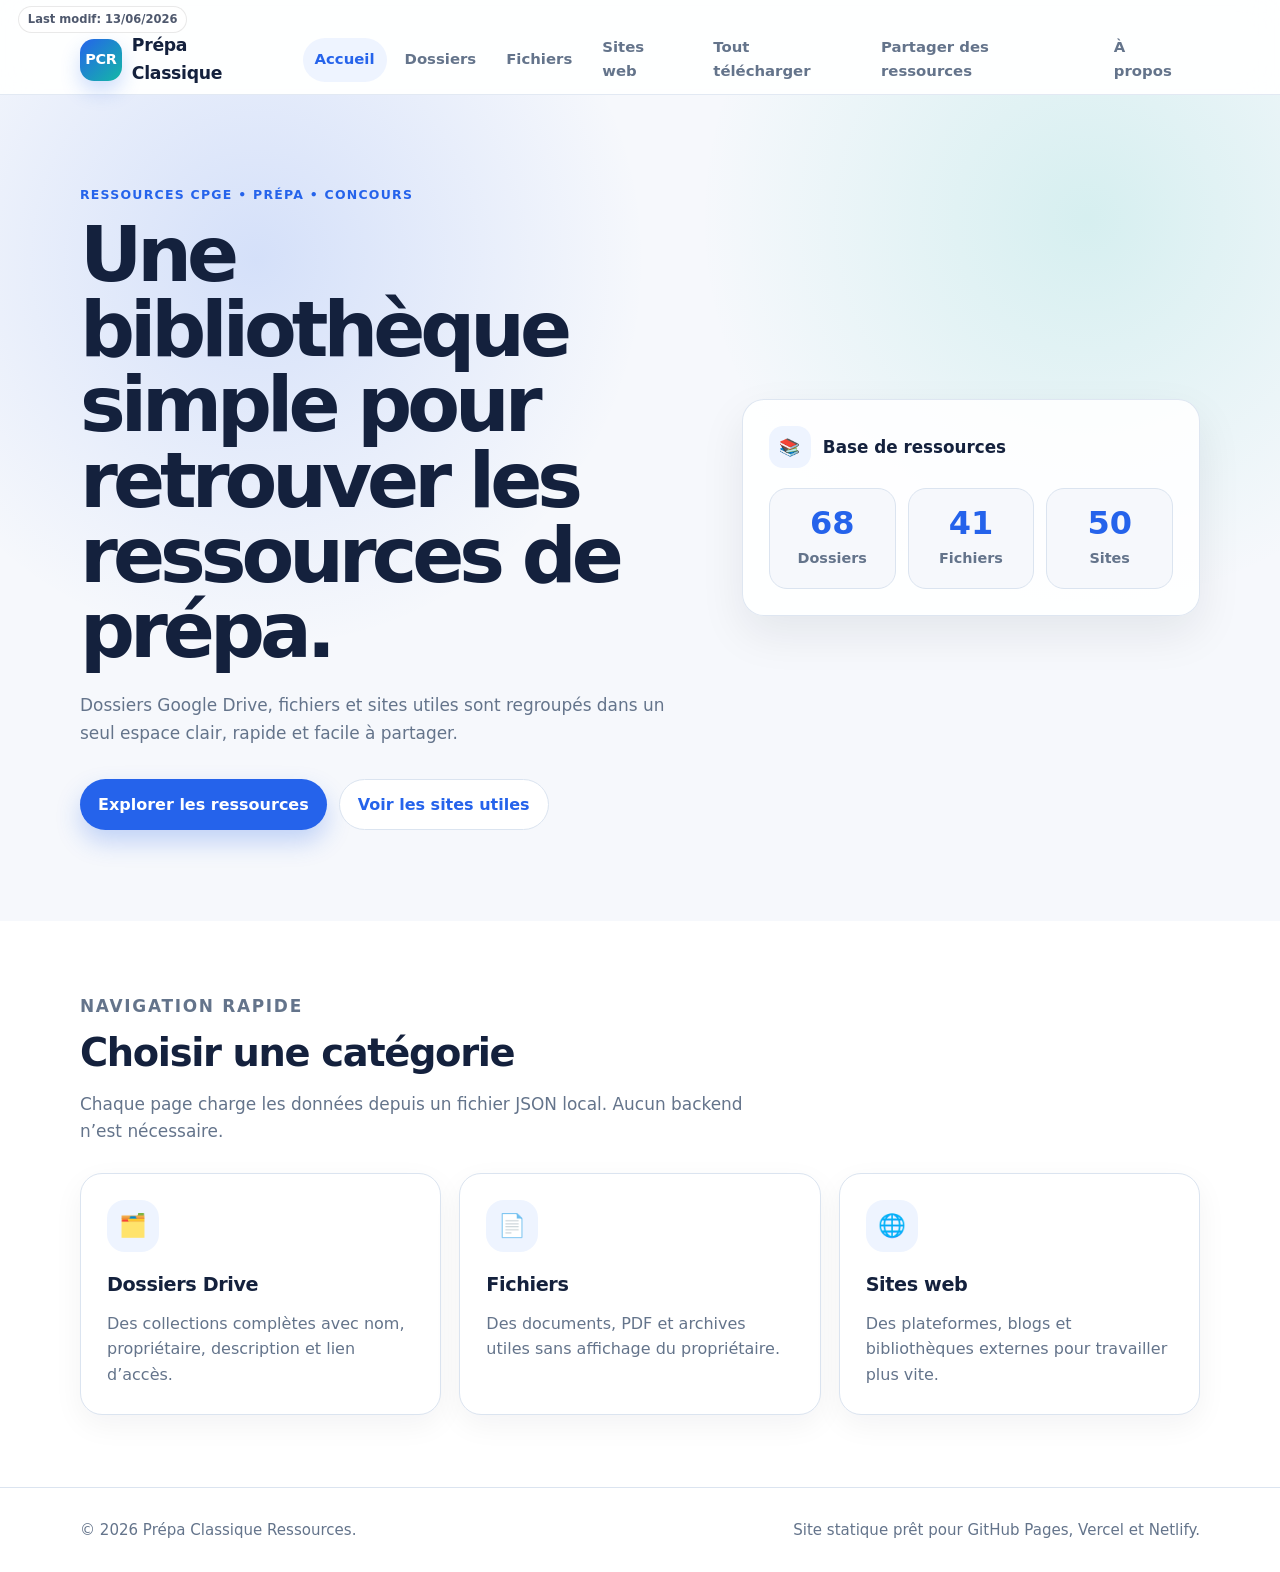
<file: prepa-ressources-site/index.html>
<!DOCTYPE html>
<html lang="fr">

<head>
  <meta charset="UTF-8" />
  <meta name="viewport" content="width=device-width, initial-scale=1.0" />
  <meta name="description"
    content="Prépa Classique Ressources : dossiers Drive, fichiers et sites utiles pour les étudiants en classes préparatoires." />
  <title>Prépa Classique Ressources</title>
  <link rel="stylesheet" href="style.css" />
</head>

<body data-page="home">
  <header class="site-header">
    <nav class="navbar container" aria-label="Navigation principale">
      <a class="brand" href="index.html" aria-label="Accueil Prépa Classique Ressources">
        <span class="brand-mark">PCR</span>
        <span class="brand-text">Prépa Classique</span>
      </a>
      <span id="last-modif-date" class="last-modif-date">
        Last modif: ...
      </span>
      <button class="nav-toggle" type="button" aria-label="Ouvrir le menu" aria-expanded="false">☰</button>
      <div class="nav-links" id="navLinks">
        <a href="index.html" data-nav="home">Accueil</a>
        <a href="folders.html" data-nav="folders">Dossiers</a>
        <a href="files.html" data-nav="files">Fichiers</a>
        <a href="websites.html" data-nav="websites">Sites web</a>
        <a href="downloadAll.html" data-nav="downloadAll">Tout télécharger</a>
        <a href="collaborate.html" data-nav="collaborate">Partager des ressources</a>
        <a href="about.html" data-nav="about">À propos</a>
      </div>
    </nav>
  </header>

  <main>
    <section class="hero section">
      <div class="container hero-grid">
        <div class="hero-content">
          <p class="eyebrow">Ressources CPGE • Prépa • Concours</p>
          <h1>Une bibliothèque simple pour retrouver les ressources de prépa.</h1>
          <p class="hero-text">
            Dossiers Google Drive, fichiers et sites utiles sont regroupés dans un seul espace clair, rapide et facile à
            partager.
          </p>
          <div class="hero-actions">
            <a class="btn btn-primary" href="folders.html">Explorer les ressources</a>
            <a class="btn btn-secondary" href="websites.html">Voir les sites utiles</a>
          </div>
        </div>
        <div class="hero-card" aria-label="Résumé des ressources">
          <div class="hero-card-header">
            <span>📚</span>
            <strong>Base de ressources</strong>
          </div>
          <div class="stats-grid" id="homeStats">
            <article class="stat-card skeleton"><span>—</span>
              <p>Dossiers</p>
            </article>
            <article class="stat-card skeleton"><span>—</span>
              <p>Fichiers</p>
            </article>
            <article class="stat-card skeleton"><span>—</span>
              <p>Sites</p>
            </article>
          </div>
        </div>
      </div>
    </section>

    <section class="section section-muted">
      <div class="container">
        <div class="section-heading">
          <p class="eyebrow">Navigation rapide</p>
          <h2>Choisir une catégorie</h2>
          <p>Chaque page charge les données depuis un fichier JSON local. Aucun backend n’est nécessaire.</p>
        </div>
        <div class="category-grid">
          <a class="category-card" href="folders.html">
            <span class="category-icon">🗂️</span>
            <h3>Dossiers Drive</h3>
            <p>Des collections complètes avec nom, propriétaire, description et lien d’accès.</p>
          </a>
          <a class="category-card" href="files.html">
            <span class="category-icon">📄</span>
            <h3>Fichiers</h3>
            <p>Des documents, PDF et archives utiles sans affichage du propriétaire.</p>
          </a>
          <a class="category-card" href="websites.html">
            <span class="category-icon">🌐</span>
            <h3>Sites web</h3>
            <p>Des plateformes, blogs et bibliothèques externes pour travailler plus vite.</p>
          </a>
        </div>
      </div>
    </section>
  </main>

  <footer class="site-footer">
    <div class="container footer-content">
      <p>© <span id="year"></span> Prépa Classique Ressources.</p>
      <p>Site statique prêt pour GitHub Pages, Vercel et Netlify.</p>
    </div>
  </footer>

  <script src="script.js"></script>
</body>

</html>
</file>
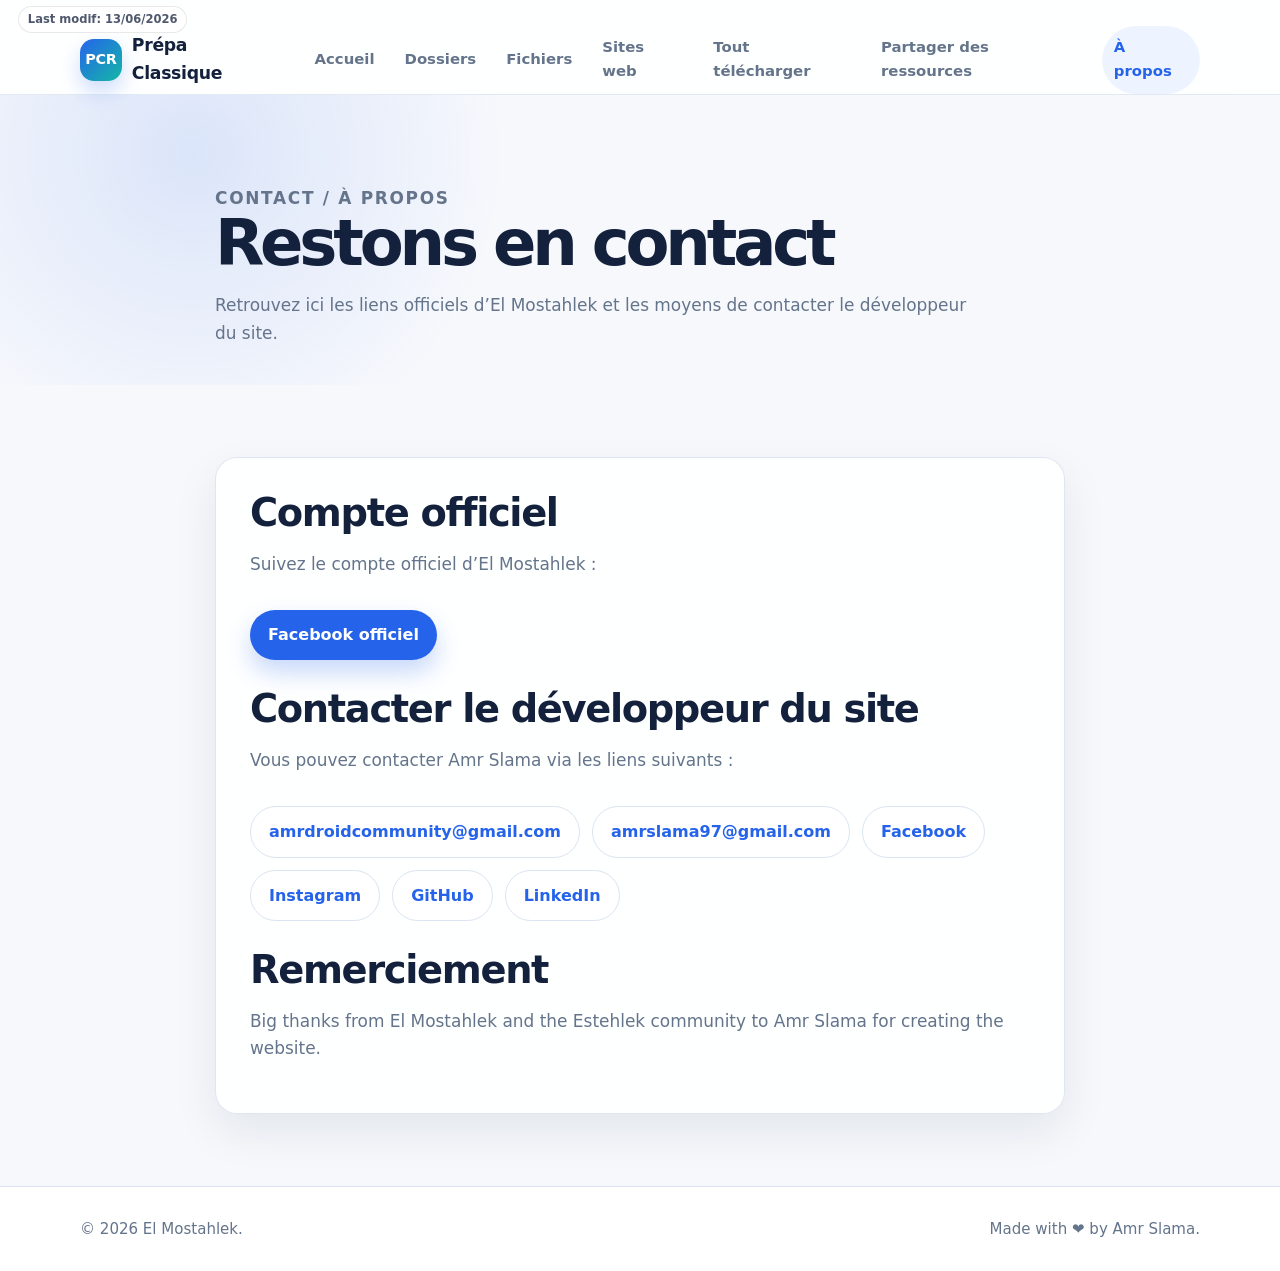
<file: prepa-ressources-site/about.html>
<!DOCTYPE html>
<html lang="fr">

<head>
  <meta charset="UTF-8" />
  <meta name="viewport" content="width=device-width, initial-scale=1.0" />
  <meta name="description" content="Contact et liens officiels de la communauté El Mostahlek." />
  <title>Contact | El Mostahlek</title>
  <link rel="stylesheet" href="style.css" />
</head>

<body data-page="about">
  <header class="site-header">
    <nav class="navbar container" aria-label="Navigation principale">
      <a class="brand" href="index.html"><span class="brand-mark">PCR</span><span class="brand-text">Prépa
          Classique</span></a>
      <span id="last-modif-date" class="last-modif-date">
        Last modif: ...
      </span>
      <button class="nav-toggle" type="button" aria-label="Ouvrir le menu" aria-expanded="false">☰</button>
      <div class="nav-links" id="navLinks">
        <a href="index.html" data-nav="home">Accueil</a>
        <a href="folders.html" data-nav="folders">Dossiers</a>
        <a href="files.html" data-nav="files">Fichiers</a>
        <a href="websites.html" data-nav="websites">Sites web</a>
        <a href="downloadAll.html" data-nav="downloadAll">Tout télécharger</a>
        <a href="collaborate.html" data-nav="collaborate">Partager des ressources</a>
        <a href="about.html" data-nav="about">À propos</a>
      </div>
    </nav>
  </header>

  <main class="page-main">
    <section class="page-hero section">
      <div class="container narrow">
        <p class="eyebrow">Contact / À propos</p>
        <h1>Restons en contact</h1>
        <p>
          Retrouvez ici les liens officiels d’El Mostahlek et les moyens de contacter le développeur du site.
        </p>
      </div>
    </section>

    <section class="section">
      <div class="container narrow content-card">
        <h2>Compte officiel</h2>
        <p>Suivez le compte officiel d’El Mostahlek :</p>
        <div class="hero-actions">
          <a class="btn btn-primary" href="https://www.facebook.com/elmostahlek" target="_blank"
            rel="noopener noreferrer">Facebook officiel</a>
        </div>

        <h2>Contacter le développeur du site</h2>
        <p>Vous pouvez contacter Amr Slama via les liens suivants :</p>
        <div class="hero-actions">
          <a class="btn btn-secondary" href="mailto:amrdroidcommunity@gmail.com">amrdroidcommunity@gmail.com</a>
          <a class="btn btn-secondary" href="mailto:amrslama97@gmail.com">amrslama97@gmail.com</a>
          <a class="btn btn-secondary" href="https://www.facebook.com/you.got.hacked" target="_blank"
            rel="noopener noreferrer">Facebook</a>
          <a class="btn btn-secondary" href="https://www.instagram.com/amr.droid/" target="_blank"
            rel="noopener noreferrer">Instagram</a>
          <a class="btn btn-secondary" href="https://github.com/AmrDroid-git" target="_blank"
            rel="noopener noreferrer">GitHub</a>
          <a class="btn btn-secondary" href="https://www.linkedin.com/in/slama-amr-27834b339/" target="_blank"
            rel="noopener noreferrer">LinkedIn</a>
        </div>

        <h2>Remerciement</h2>
        <p>
          Big thanks from El Mostahlek and the Estehlek community to Amr Slama for creating the website.
        </p>
      </div>
    </section>
  </main>

  <footer class="site-footer">
    <div class="container footer-content">
      <p>© <span id="year"></span> El Mostahlek.</p>
      <p>Made with ❤️ by Amr Slama.</p>
    </div>
  </footer>

  <script src="script.js"></script>
</body>

</html>
</file>
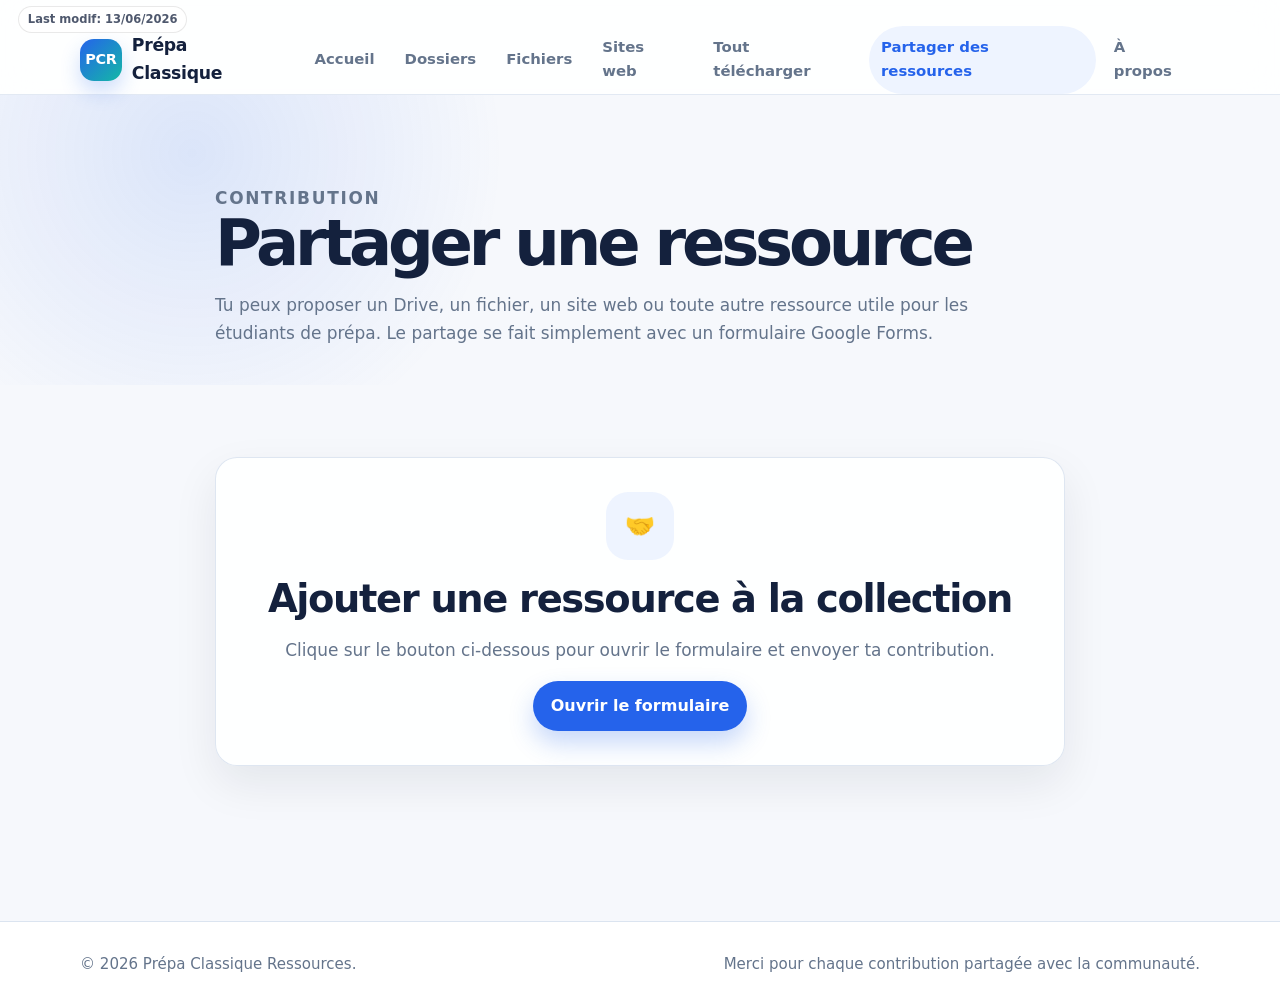
<file: prepa-ressources-site/collaborate.html>
<!DOCTYPE html>
<html lang="fr">

<head>
  <meta charset="UTF-8" />
  <meta name="viewport" content="width=device-width, initial-scale=1.0" />
  <meta name="description" content="Partager des ressources avec Prépa Classique Ressources." />
  <title>Partager des ressources | Prépa Classique Ressources</title>
  <link rel="stylesheet" href="style.css" />
</head>

<body data-page="collaborate">
  <header class="site-header">
    <nav class="navbar container" aria-label="Navigation principale">
      <a class="brand" href="index.html"><span class="brand-mark">PCR</span><span class="brand-text">Prépa
          Classique</span></a>
      <span id="last-modif-date" class="last-modif-date">
        Last modif: ...
      </span>
      <button class="nav-toggle" type="button" aria-label="Ouvrir le menu" aria-expanded="false">☰</button>
      <div class="nav-links" id="navLinks">
        <a href="index.html" data-nav="home">Accueil</a>
        <a href="folders.html" data-nav="folders">Dossiers</a>
        <a href="files.html" data-nav="files">Fichiers</a>
        <a href="websites.html" data-nav="websites">Sites web</a>
        <a href="downloadAll.html" data-nav="downloadAll">Tout télécharger</a>
        <a href="collaborate.html" data-nav="collaborate">Partager des ressources</a>
        <a href="about.html" data-nav="about">À propos</a>
      </div>
    </nav>
  </header>

  <main class="page-main">
    <section class="page-hero section">
      <div class="container narrow">
        <p class="eyebrow">Contribution</p>
        <h1>Partager une ressource</h1>
        <p>
          Tu peux proposer un Drive, un fichier, un site web ou toute autre ressource utile pour les étudiants de prépa.
          Le partage se fait simplement avec un formulaire Google Forms.
        </p>
      </div>
    </section>

    <section class="section">
      <div class="container narrow">
        <div class="placeholder-card">
          <span class="placeholder-icon">🤝</span>
          <h2>Ajouter une ressource à la collection</h2>
          <p>
            Clique sur le bouton ci-dessous pour ouvrir le formulaire et envoyer ta contribution.
          </p>
          <a class="btn btn-primary"
            href="https://docs.google.com/forms/d/e/1FAIpQLSdYInTBl42CNuGkbIoPJYnw__hRnjZo4HWzVuHNbfZkcpS_DQ/viewform"
            target="_blank" rel="noopener noreferrer">
            Ouvrir le formulaire
          </a>
        </div>
      </div>
    </section>
  </main>

  <footer class="site-footer">
    <div class="container footer-content">
      <p>© <span id="year"></span> Prépa Classique Ressources.</p>
      <p>Merci pour chaque contribution partagée avec la communauté.</p>
    </div>
  </footer>

  <script src="script.js"></script>
</body>

</html>
</file>
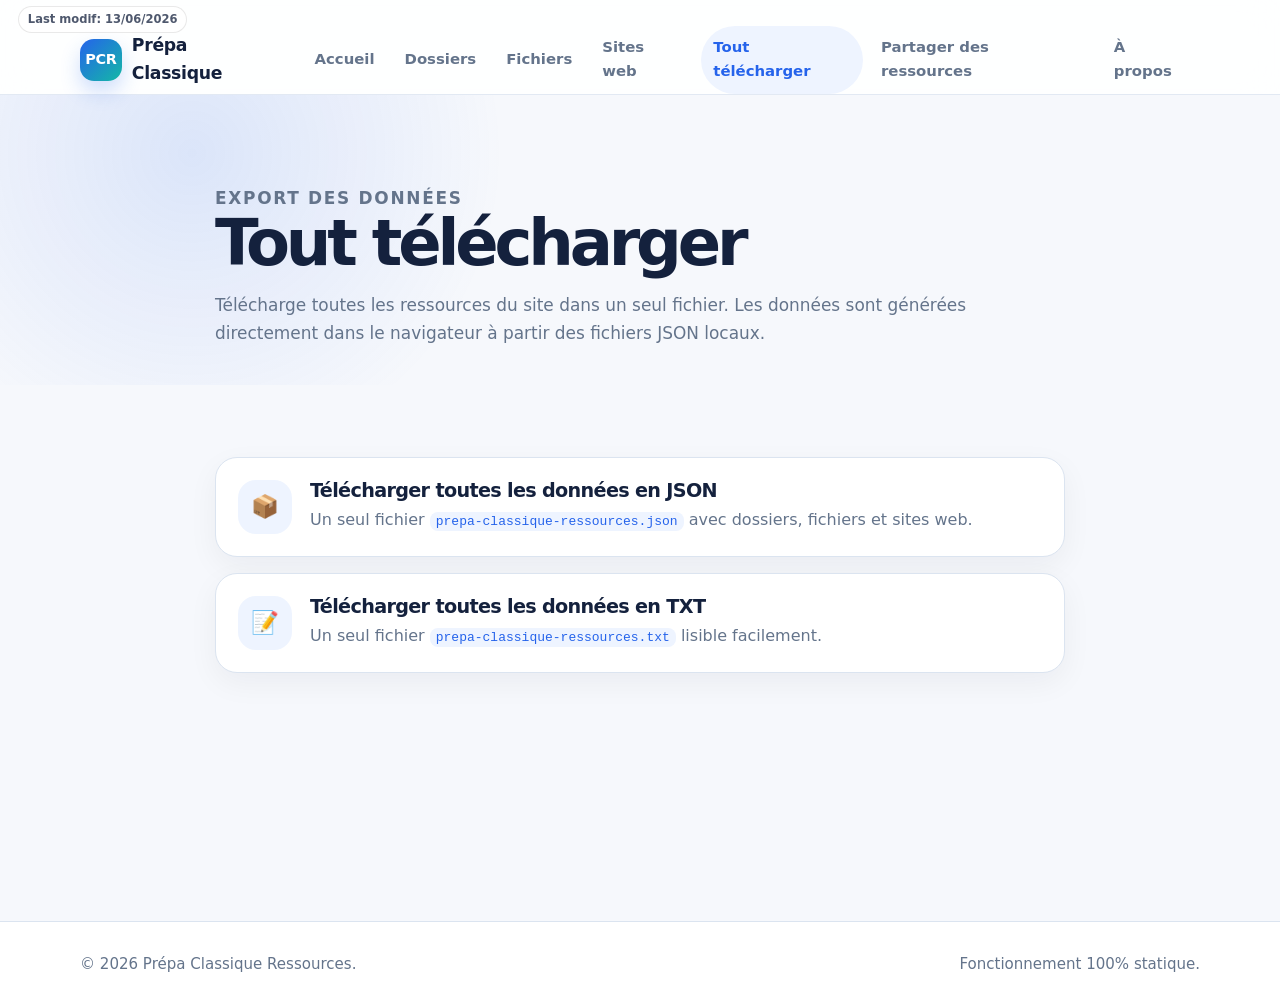
<file: prepa-ressources-site/downloadAll.html>
<!DOCTYPE html>
<html lang="fr">

<head>
  <meta charset="UTF-8" />
  <meta name="viewport" content="width=device-width, initial-scale=1.0" />
  <meta name="description" content="Télécharger toutes les données de Prépa Classique Ressources." />
  <title>Tout télécharger | Prépa Classique Ressources</title>
  <link rel="stylesheet" href="style.css" />
</head>

<body data-page="downloadAll">
  <header class="site-header">
    <nav class="navbar container" aria-label="Navigation principale">
      <a class="brand" href="index.html"><span class="brand-mark">PCR</span><span class="brand-text">Prépa
          Classique</span></a>
      <span id="last-modif-date" class="last-modif-date">
        Last modif: ...
      </span>
      <button class="nav-toggle" type="button" aria-label="Ouvrir le menu" aria-expanded="false">☰</button>
      <div class="nav-links" id="navLinks">
        <a href="index.html" data-nav="home">Accueil</a>
        <a href="folders.html" data-nav="folders">Dossiers</a>
        <a href="files.html" data-nav="files">Fichiers</a>
        <a href="websites.html" data-nav="websites">Sites web</a>
        <a href="downloadAll.html" data-nav="downloadAll">Tout télécharger</a>
        <a href="collaborate.html" data-nav="collaborate">Partager des ressources</a>
        <a href="about.html" data-nav="about">À propos</a>
      </div>
    </nav>
  </header>

  <main class="page-main">
    <section class="page-hero section">
      <div class="container narrow">
        <p class="eyebrow">Export des données</p>
        <h1>Tout télécharger</h1>
        <p>
          Télécharge toutes les ressources du site dans un seul fichier.
          Les données sont générées directement dans le navigateur à partir des fichiers JSON locaux.
        </p>
      </div>
    </section>

    <section class="section">
      <div class="container narrow">
        <div class="download-list two-actions">
          <button class="download-card download-button" type="button" id="downloadJsonBtn">
            <span>📦</span>
            <div>
              <h2>Télécharger toutes les données en JSON</h2>
              <p>Un seul fichier <code>prepa-classique-ressources.json</code> avec dossiers, fichiers et sites web.</p>
            </div>
          </button>

          <button class="download-card download-button" type="button" id="downloadTxtBtn">
            <span>📝</span>
            <div>
              <h2>Télécharger toutes les données en TXT</h2>
              <p>Un seul fichier <code>prepa-classique-ressources.txt</code> lisible facilement.</p>
            </div>
          </button>
        </div>

        <p class="empty-state hidden" id="downloadMessage"></p>
      </div>
    </section>
  </main>

  <footer class="site-footer">
    <div class="container footer-content">
      <p>© <span id="year"></span> Prépa Classique Ressources.</p>
      <p>Fonctionnement 100% statique.</p>
    </div>
  </footer>

  <script src="script.js"></script>
</body>

</html>
</file>
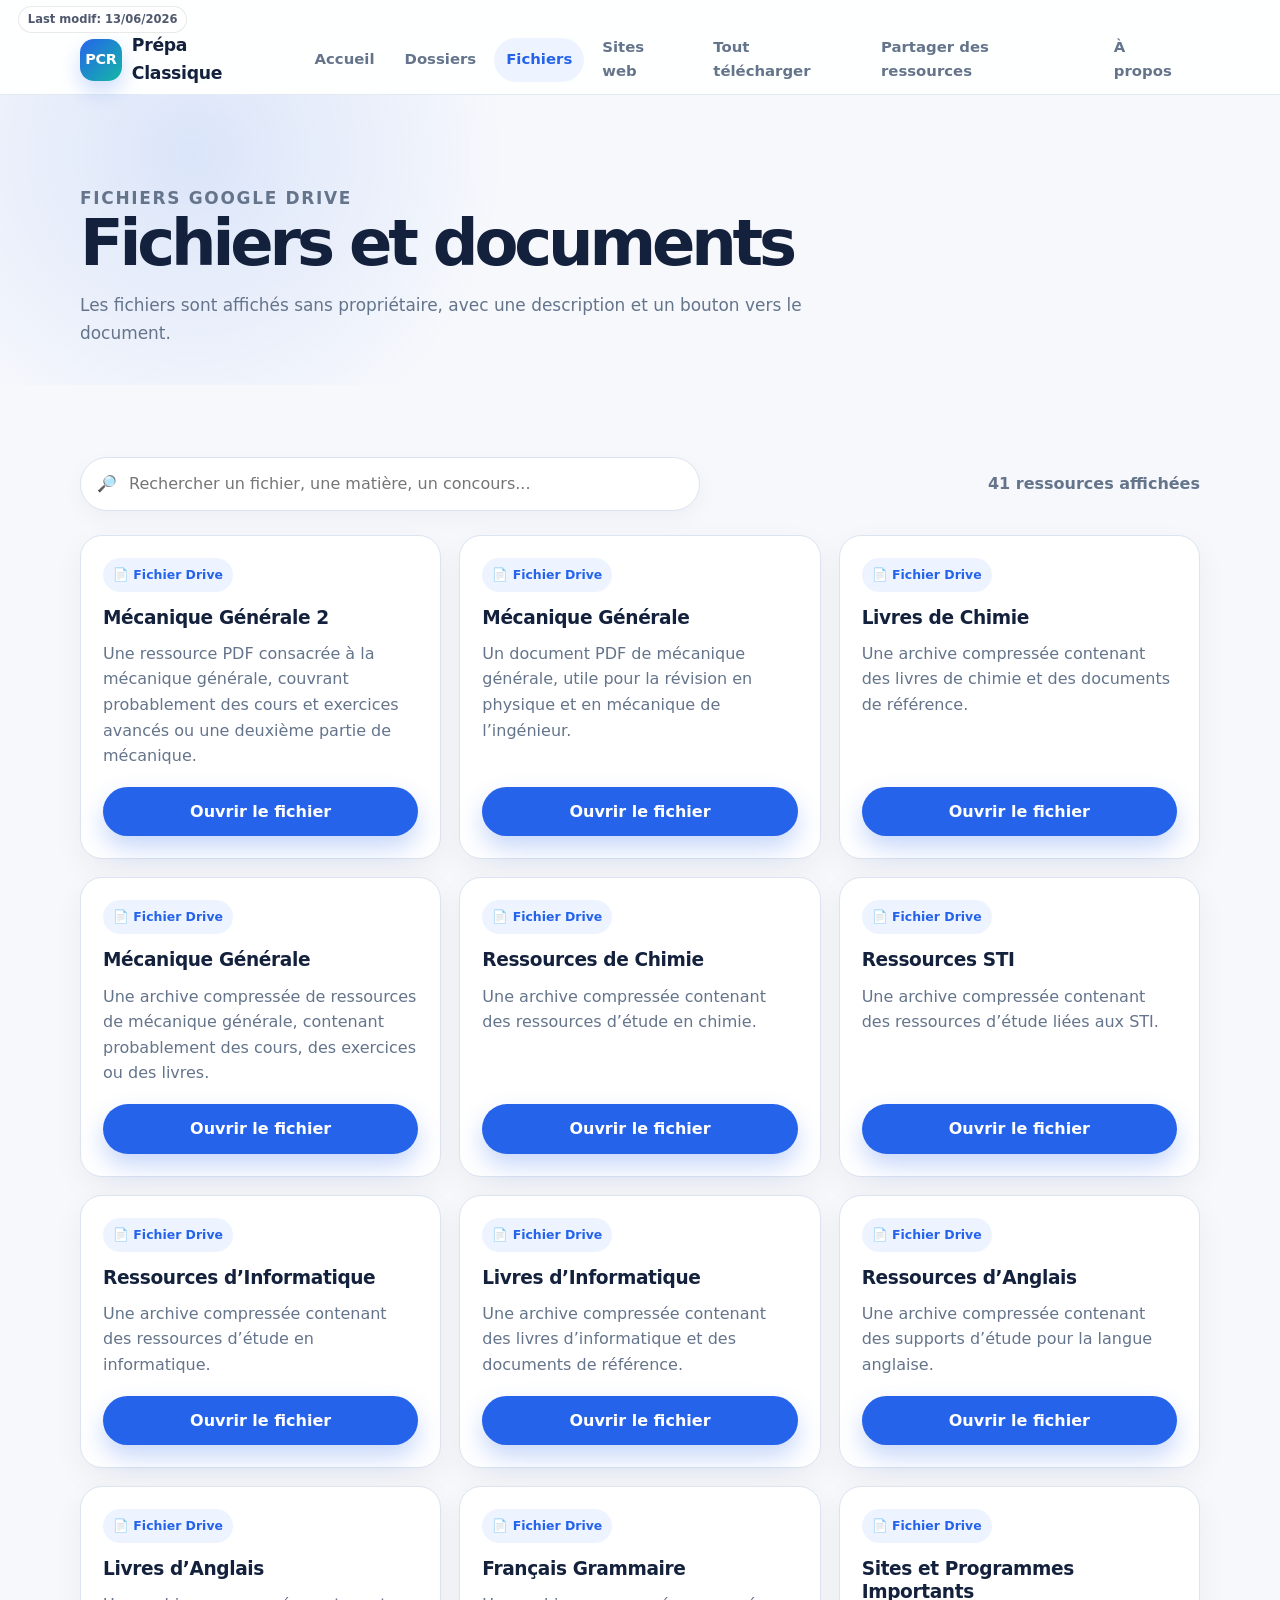
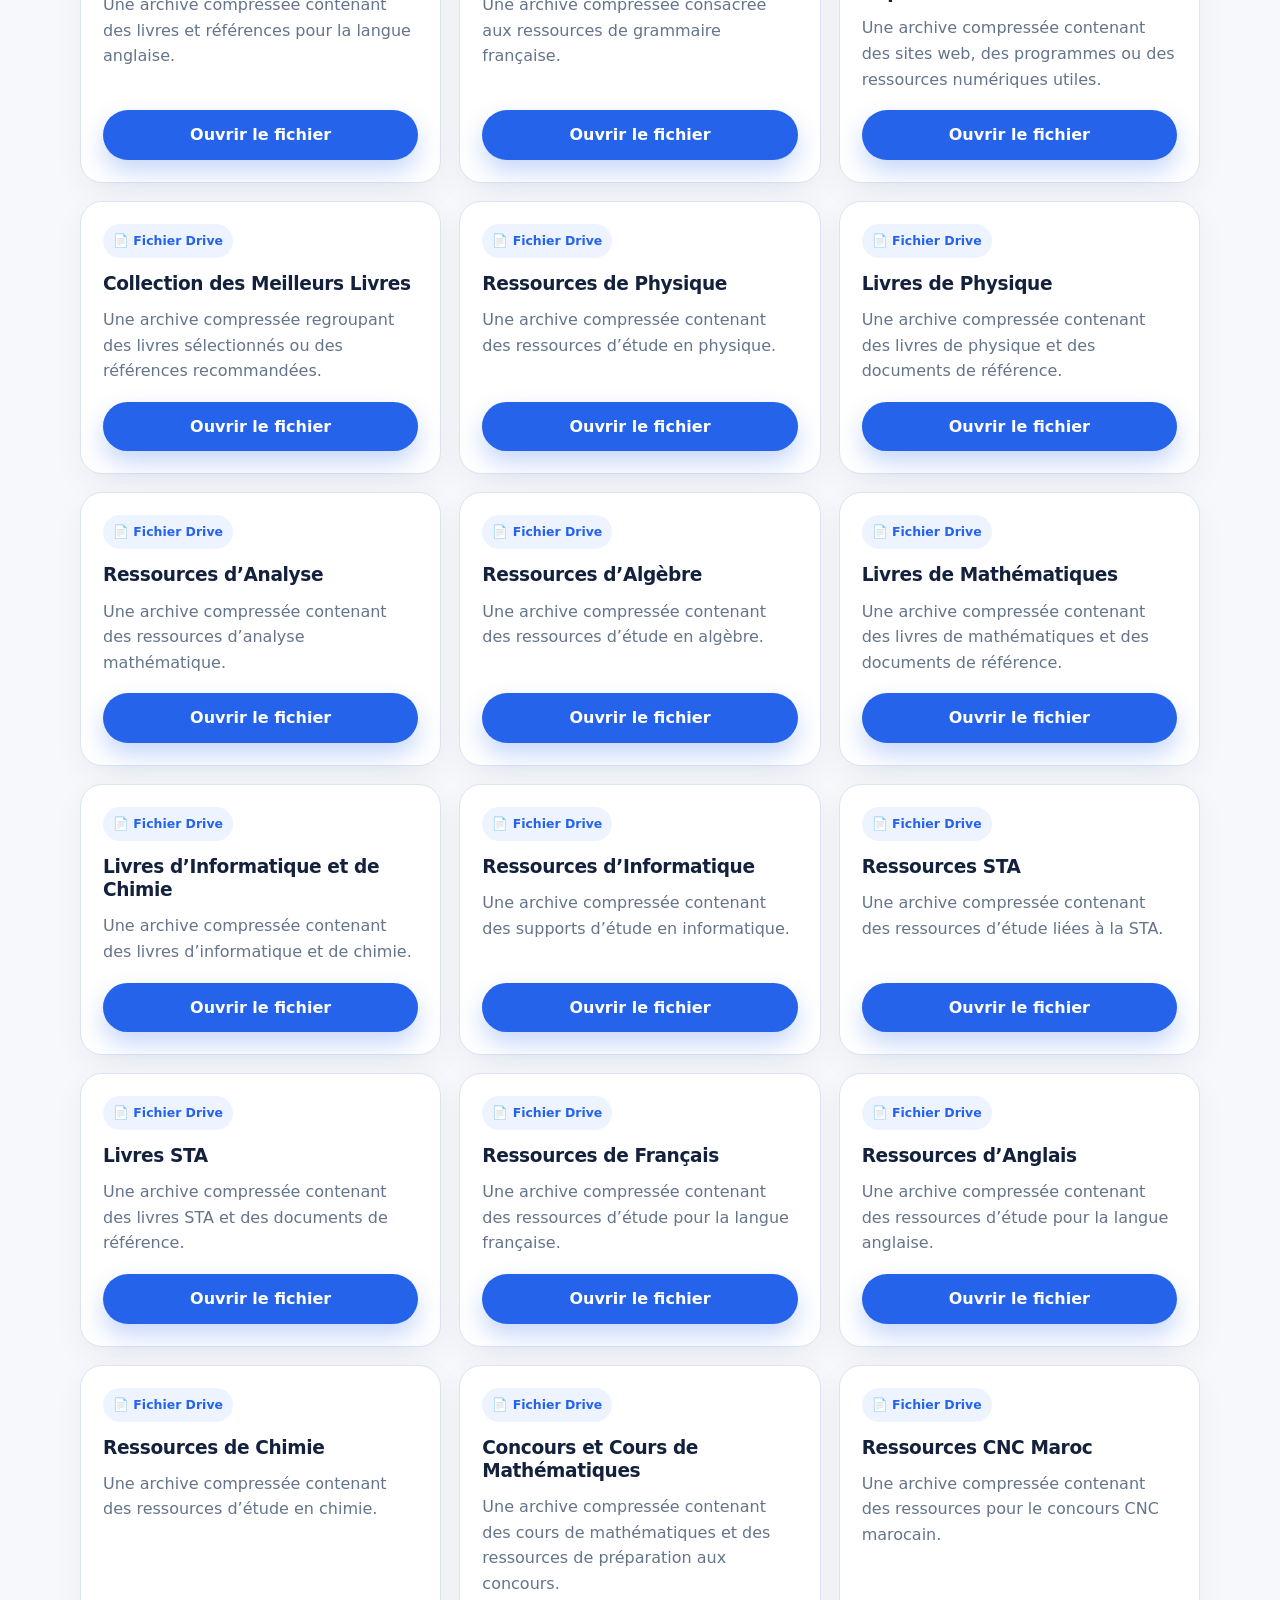
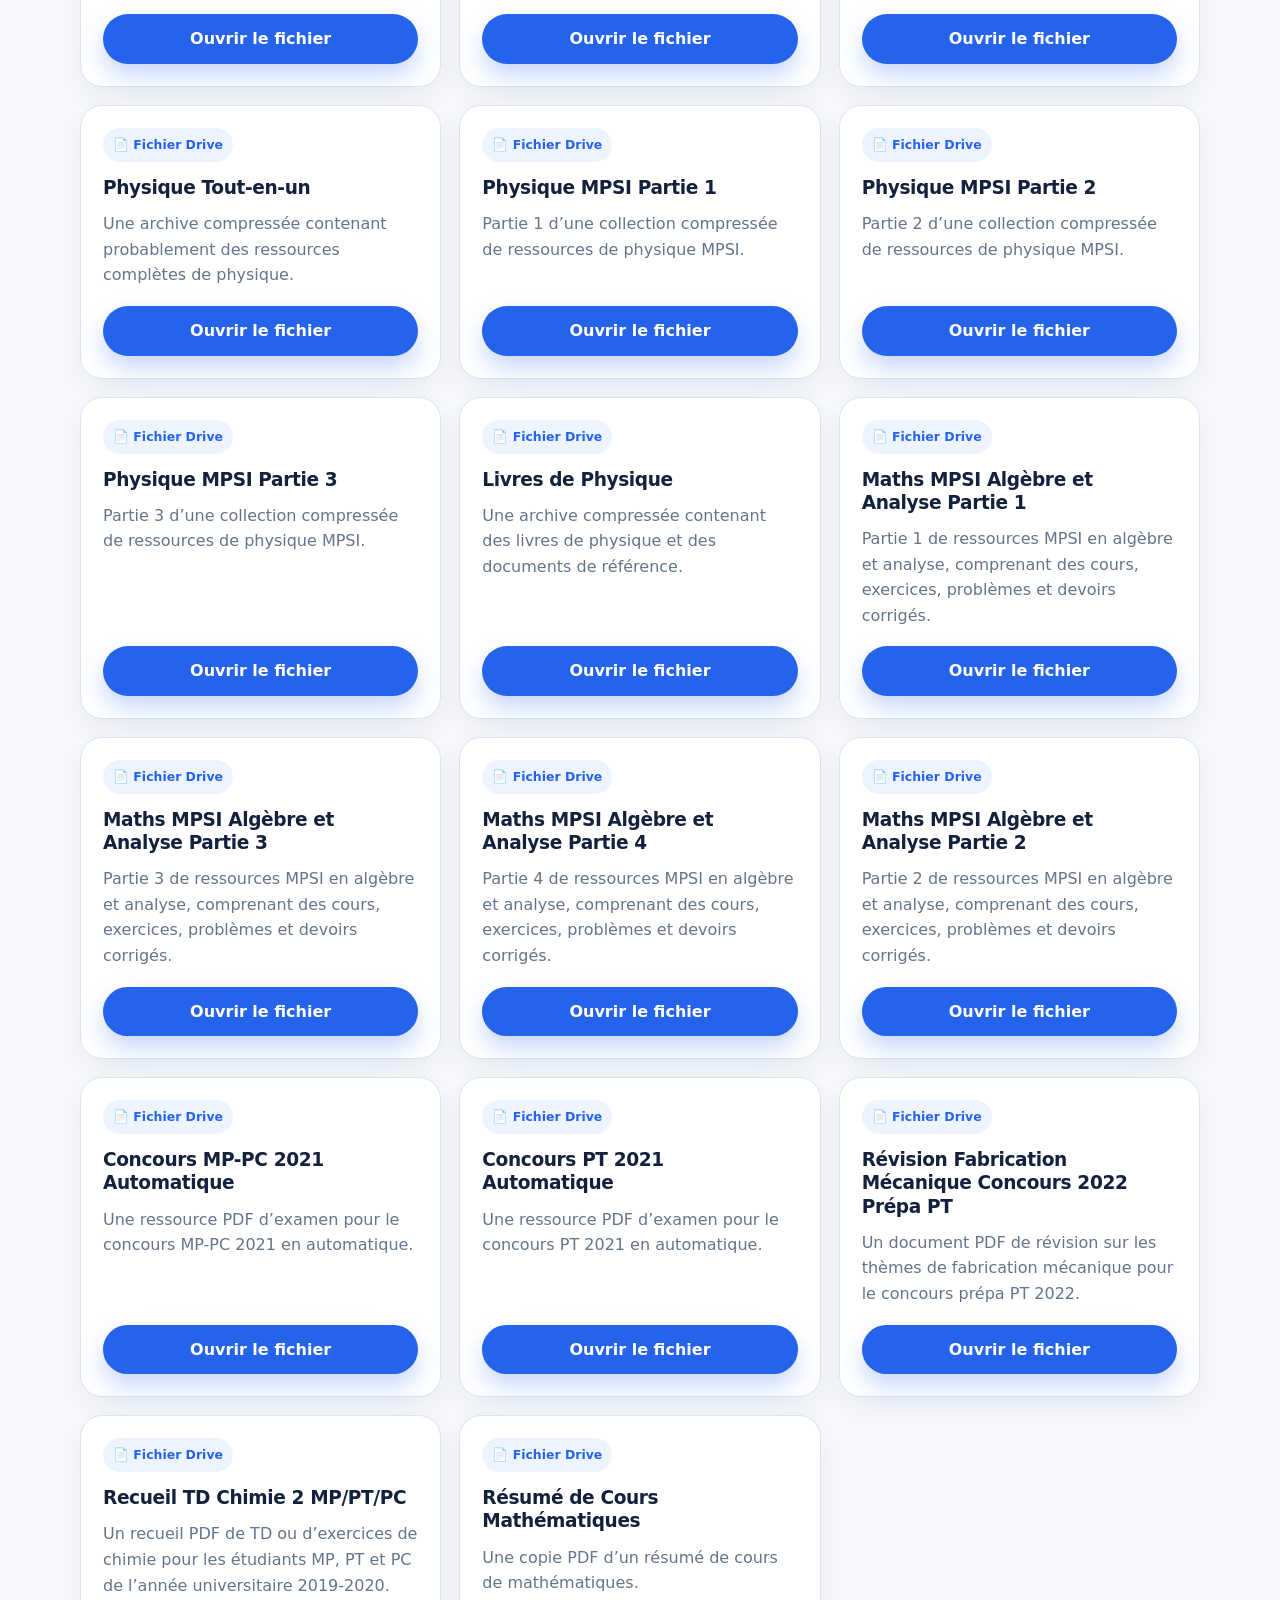
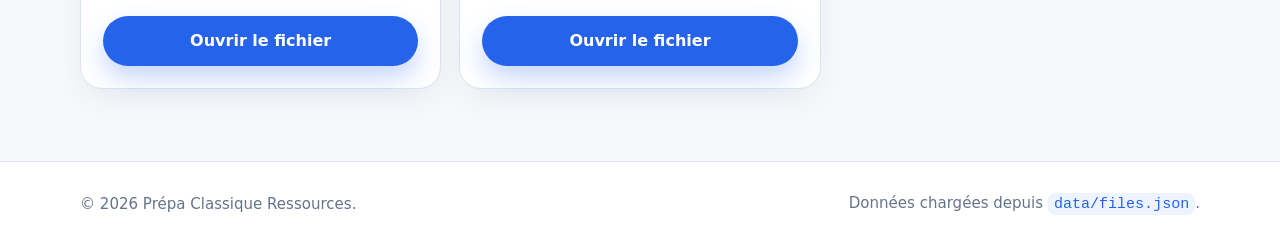
<file: prepa-ressources-site/files.html>
<!DOCTYPE html>
<html lang="fr">

<head>
  <meta charset="UTF-8" />
  <meta name="viewport" content="width=device-width, initial-scale=1.0" />
  <meta name="description" content="Liste des fichiers Google Drive de Prépa Classique Ressources." />
  <title>Fichiers | Prépa Classique Ressources</title>
  <link rel="stylesheet" href="style.css" />
</head>

<body data-page="files">
  <header class="site-header">
    <nav class="navbar container" aria-label="Navigation principale">
      <a class="brand" href="index.html"><span class="brand-mark">PCR</span><span class="brand-text">Prépa
          Classique</span></a>
      <span id="last-modif-date" class="last-modif-date">
        Last modif: ...
      </span>
      <button class="nav-toggle" type="button" aria-label="Ouvrir le menu" aria-expanded="false">☰</button>
      <div class="nav-links" id="navLinks">
        <a href="index.html" data-nav="home">Accueil</a>
        <a href="folders.html" data-nav="folders">Dossiers</a>
        <a href="files.html" data-nav="files">Fichiers</a>
        <a href="websites.html" data-nav="websites">Sites web</a>
        <a href="downloadAll.html" data-nav="downloadAll">Tout télécharger</a>
        <a href="collaborate.html" data-nav="collaborate">Partager des ressources</a>
        <a href="about.html" data-nav="about">À propos</a>
      </div>
    </nav>
  </header>

  <main class="page-main">
    <section class="page-hero section">
      <div class="container">
        <p class="eyebrow">Fichiers Google Drive</p>
        <h1>Fichiers et documents</h1>
        <p>Les fichiers sont affichés sans propriétaire, avec une description et un bouton vers le document.</p>
      </div>
    </section>

    <section class="section">
      <div class="container">
        <div class="toolbar">
          <label class="search-box" for="resourceSearch">
            <span>🔎</span>
            <input id="resourceSearch" type="search" placeholder="Rechercher un fichier, une matière, un concours..."
              autocomplete="off" />
          </label>
          <p class="result-count" id="resultCount">Chargement...</p>
        </div>
        <div class="resources-grid" id="resourcesGrid"></div>
        <p class="empty-state hidden" id="emptyState">Aucune ressource trouvée.</p>
      </div>
    </section>
  </main>

  <footer class="site-footer">
    <div class="container footer-content">
      <p>© <span id="year"></span> Prépa Classique Ressources.</p>
      <p>Données chargées depuis <code>data/files.json</code>.</p>
    </div>
  </footer>

  <script src="script.js"></script>
</body>

</html>
</file>
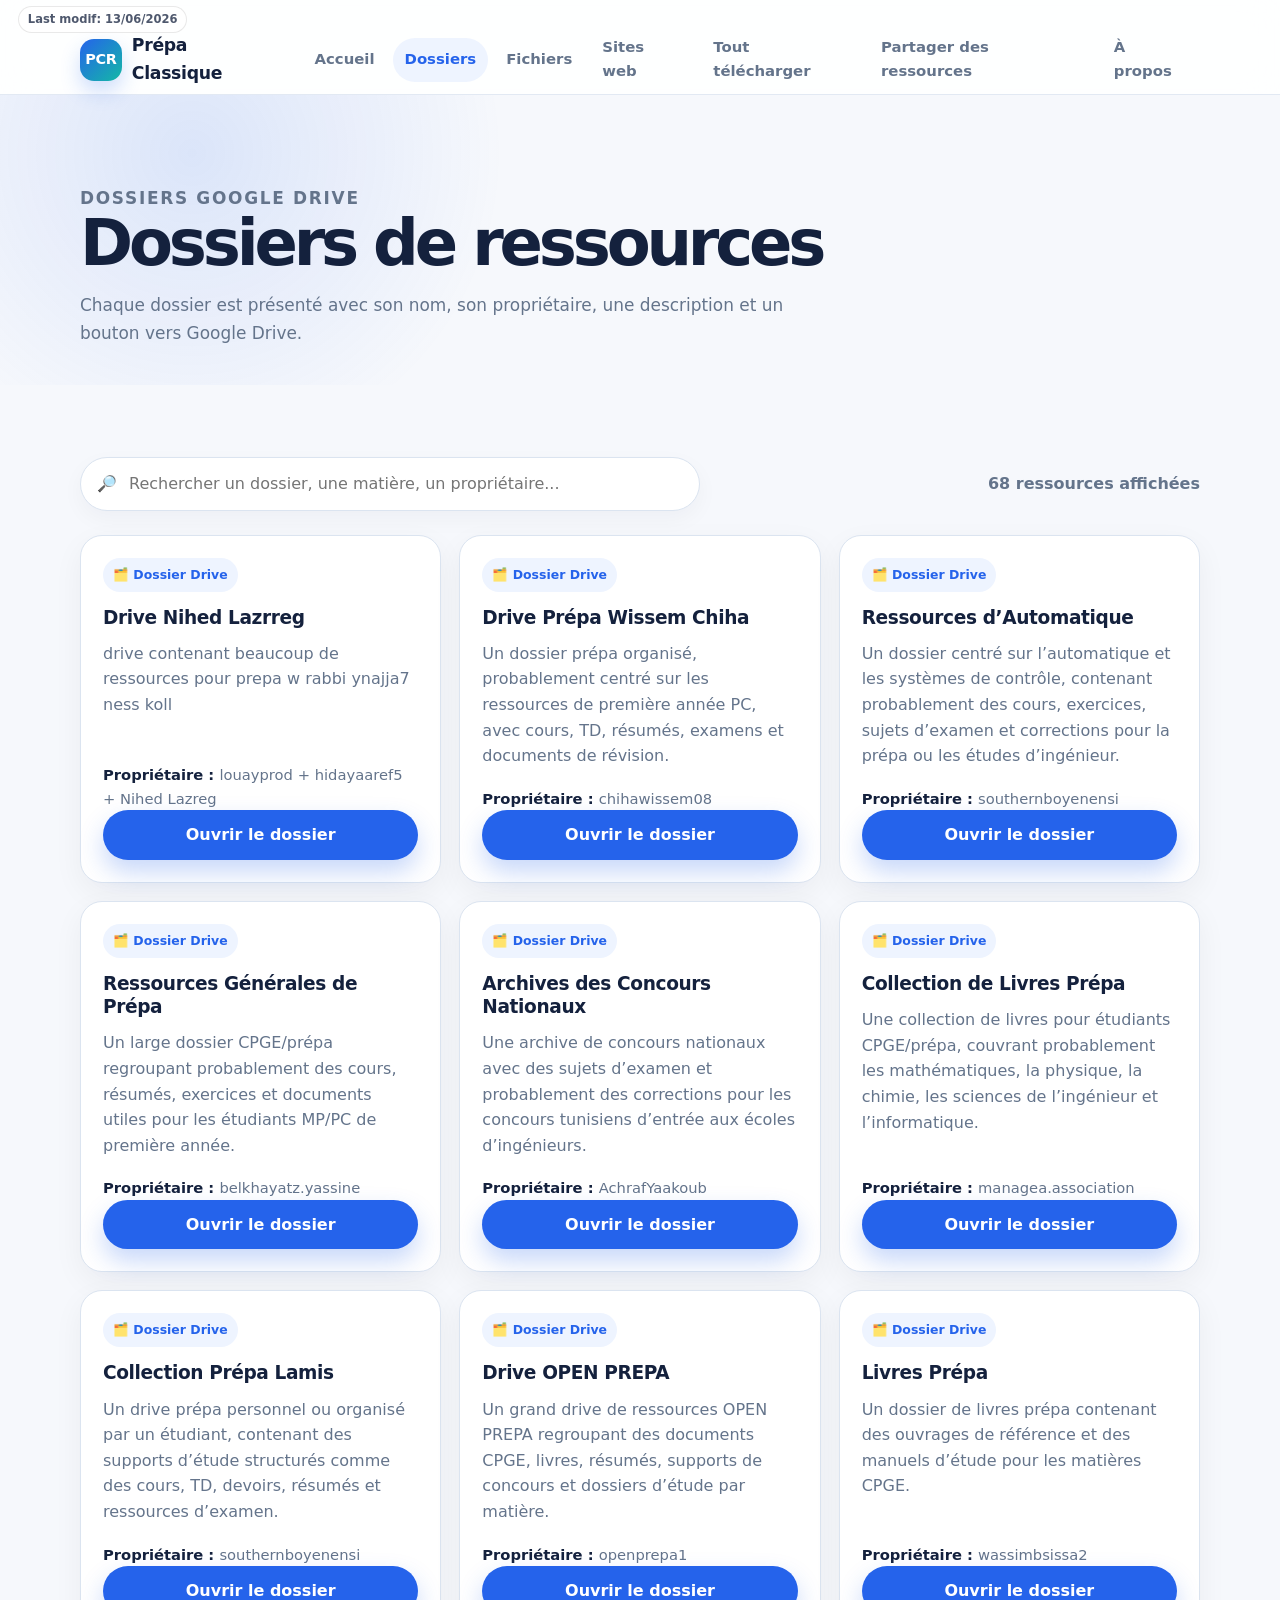
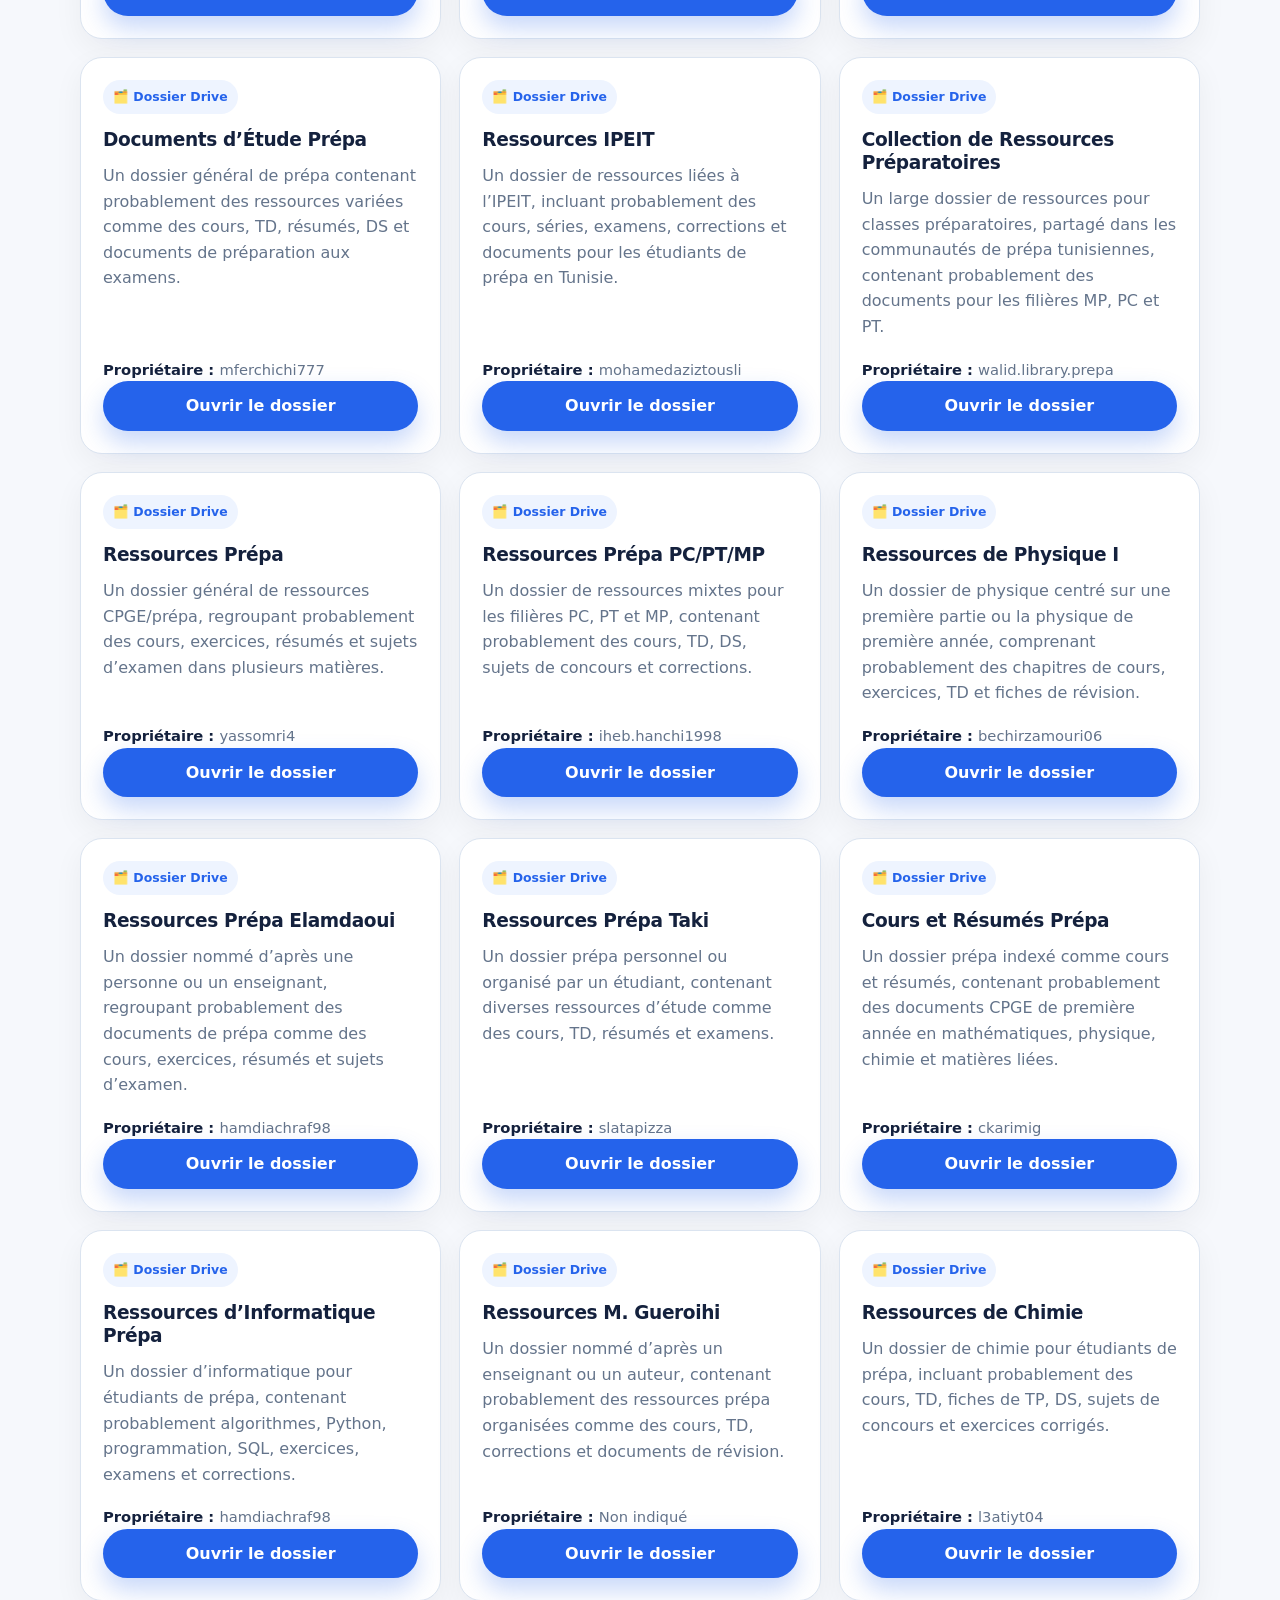
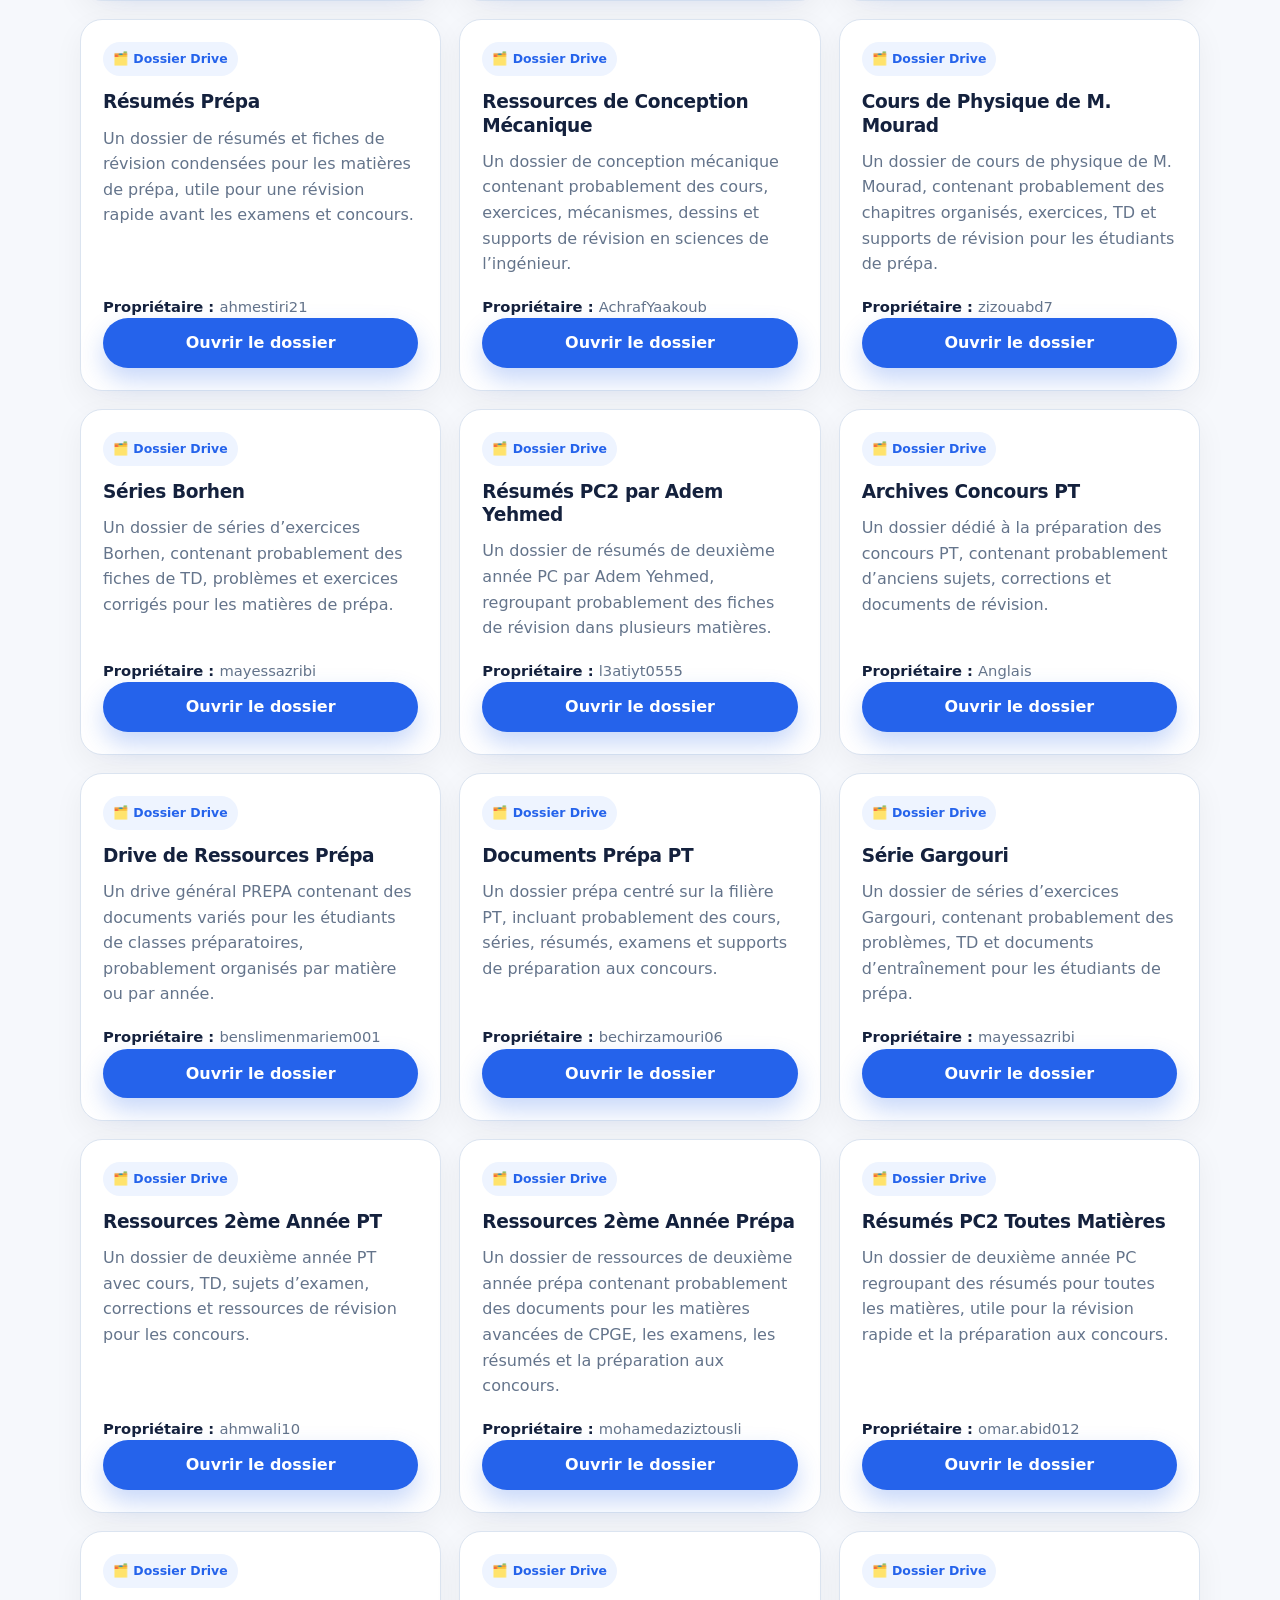
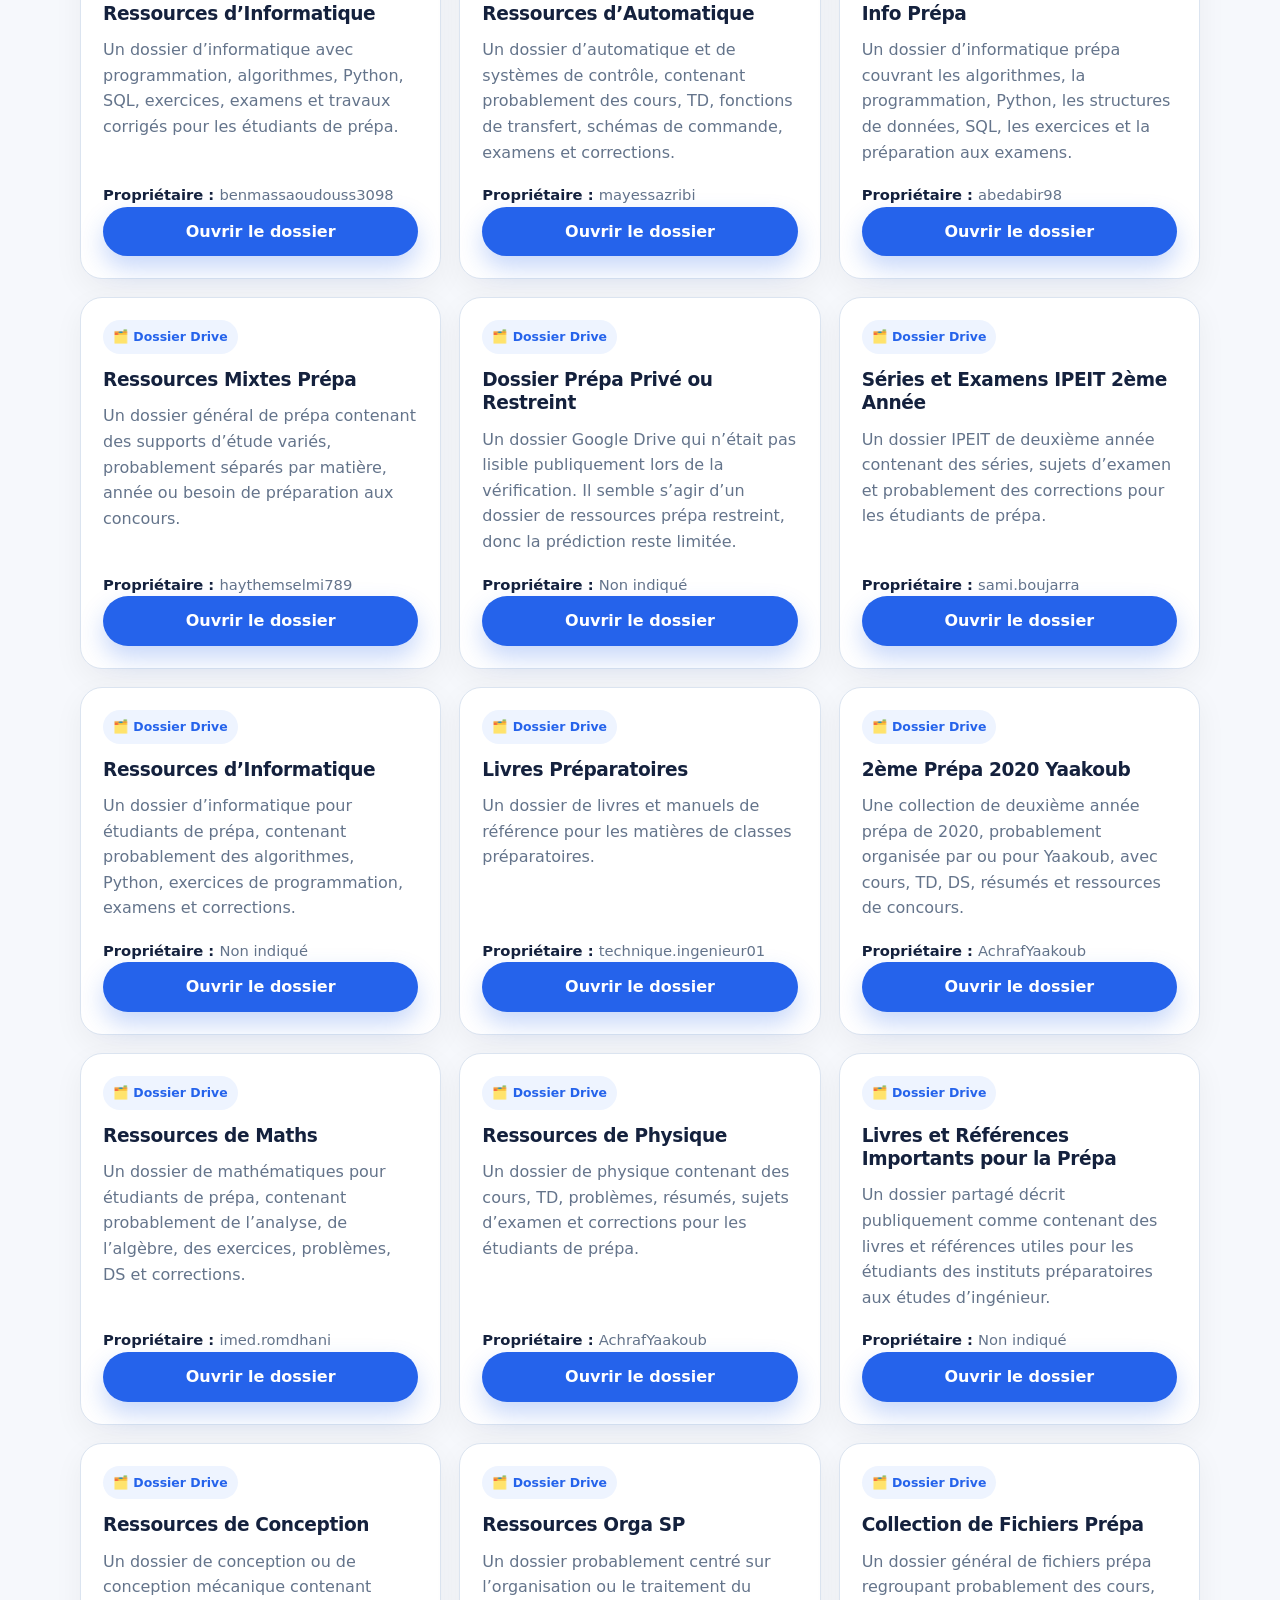
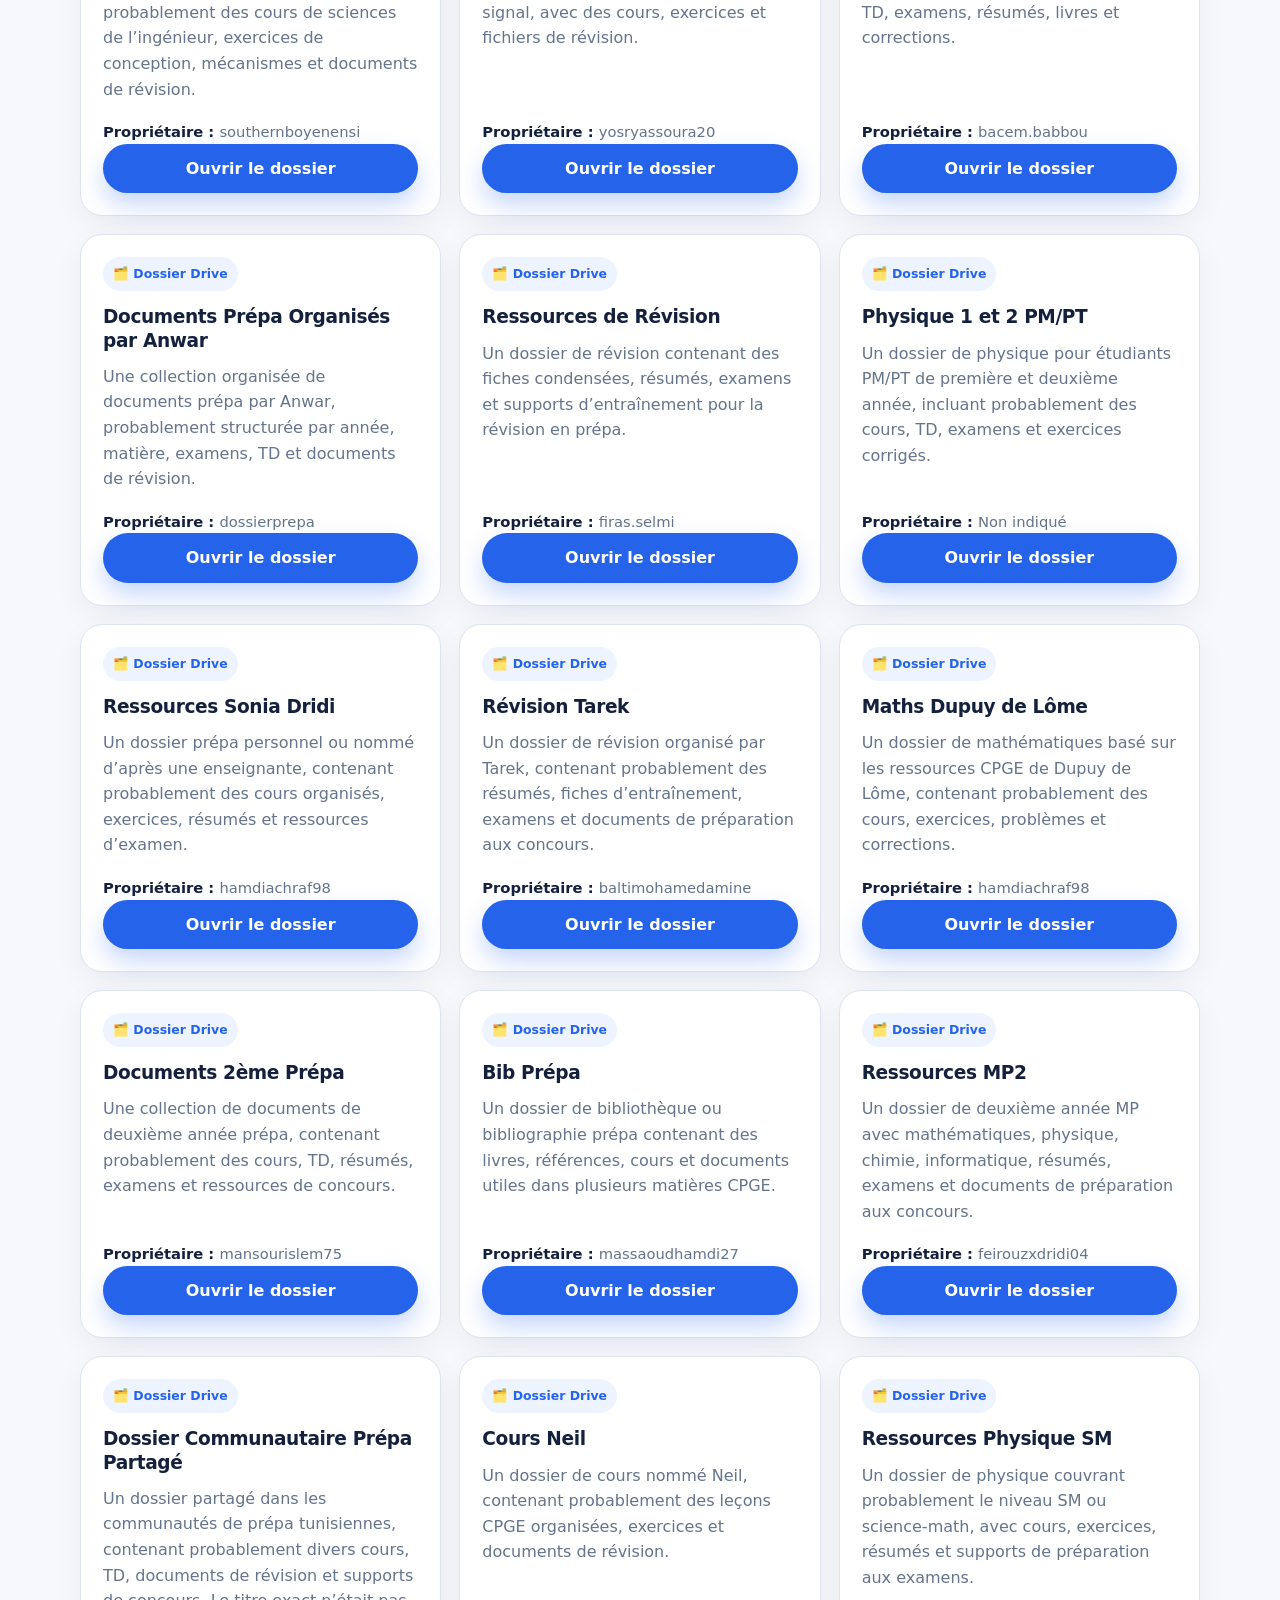
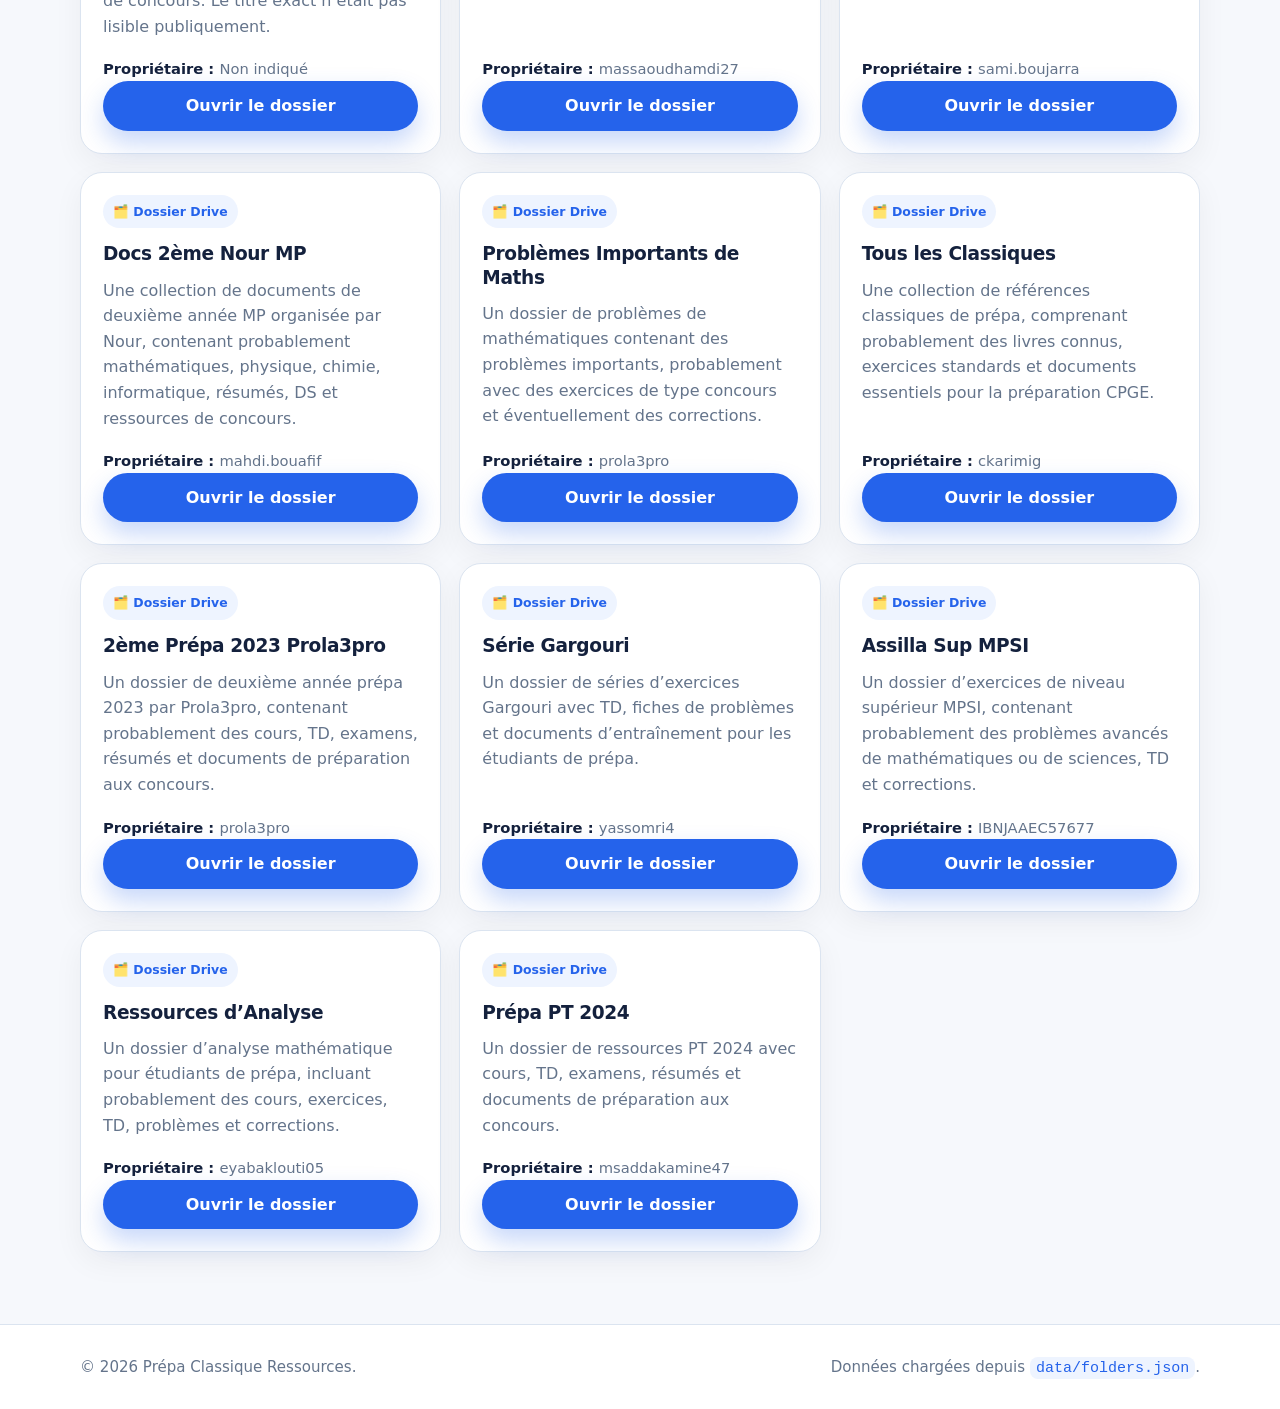
<file: prepa-ressources-site/folders.html>
<!DOCTYPE html>
<html lang="fr">

<head>
  <meta charset="UTF-8" />
  <meta name="viewport" content="width=device-width, initial-scale=1.0" />
  <meta name="description" content="Liste des dossiers Google Drive de Prépa Classique Ressources." />
  <title>Dossiers Drive | Prépa Classique Ressources</title>
  <link rel="stylesheet" href="style.css" />
</head>

<body data-page="folders">
  <header class="site-header">
    <nav class="navbar container" aria-label="Navigation principale">
      <a class="brand" href="index.html"><span class="brand-mark">PCR</span><span class="brand-text">Prépa
          Classique</span></a>
      <span id="last-modif-date" class="last-modif-date">
        Last modif: ...
      </span>
      <button class="nav-toggle" type="button" aria-label="Ouvrir le menu" aria-expanded="false">☰</button>
      <div class="nav-links" id="navLinks">
        <a href="index.html" data-nav="home">Accueil</a>
        <a href="folders.html" data-nav="folders">Dossiers</a>
        <a href="files.html" data-nav="files">Fichiers</a>
        <a href="websites.html" data-nav="websites">Sites web</a>
        <a href="downloadAll.html" data-nav="downloadAll">Tout télécharger</a>
        <a href="collaborate.html" data-nav="collaborate">Partager des ressources</a>
        <a href="about.html" data-nav="about">À propos</a>
      </div>
    </nav>
  </header>

  <main class="page-main">
    <section class="page-hero section">
      <div class="container">
        <p class="eyebrow">Dossiers Google Drive</p>
        <h1>Dossiers de ressources</h1>
        <p>Chaque dossier est présenté avec son nom, son propriétaire, une description et un bouton vers Google Drive.
        </p>
      </div>
    </section>

    <section class="section">
      <div class="container">
        <div class="toolbar">
          <label class="search-box" for="resourceSearch">
            <span>🔎</span>
            <input id="resourceSearch" type="search"
              placeholder="Rechercher un dossier, une matière, un propriétaire..." autocomplete="off" />
          </label>
          <p class="result-count" id="resultCount">Chargement...</p>
        </div>
        <div class="resources-grid" id="resourcesGrid"></div>
        <p class="empty-state hidden" id="emptyState">Aucune ressource trouvée.</p>
      </div>
    </section>
  </main>

  <footer class="site-footer">
    <div class="container footer-content">
      <p>© <span id="year"></span> Prépa Classique Ressources.</p>
      <p>Données chargées depuis <code>data/folders.json</code>.</p>
    </div>
  </footer>

  <script src="script.js"></script>
</body>

</html>
</file>
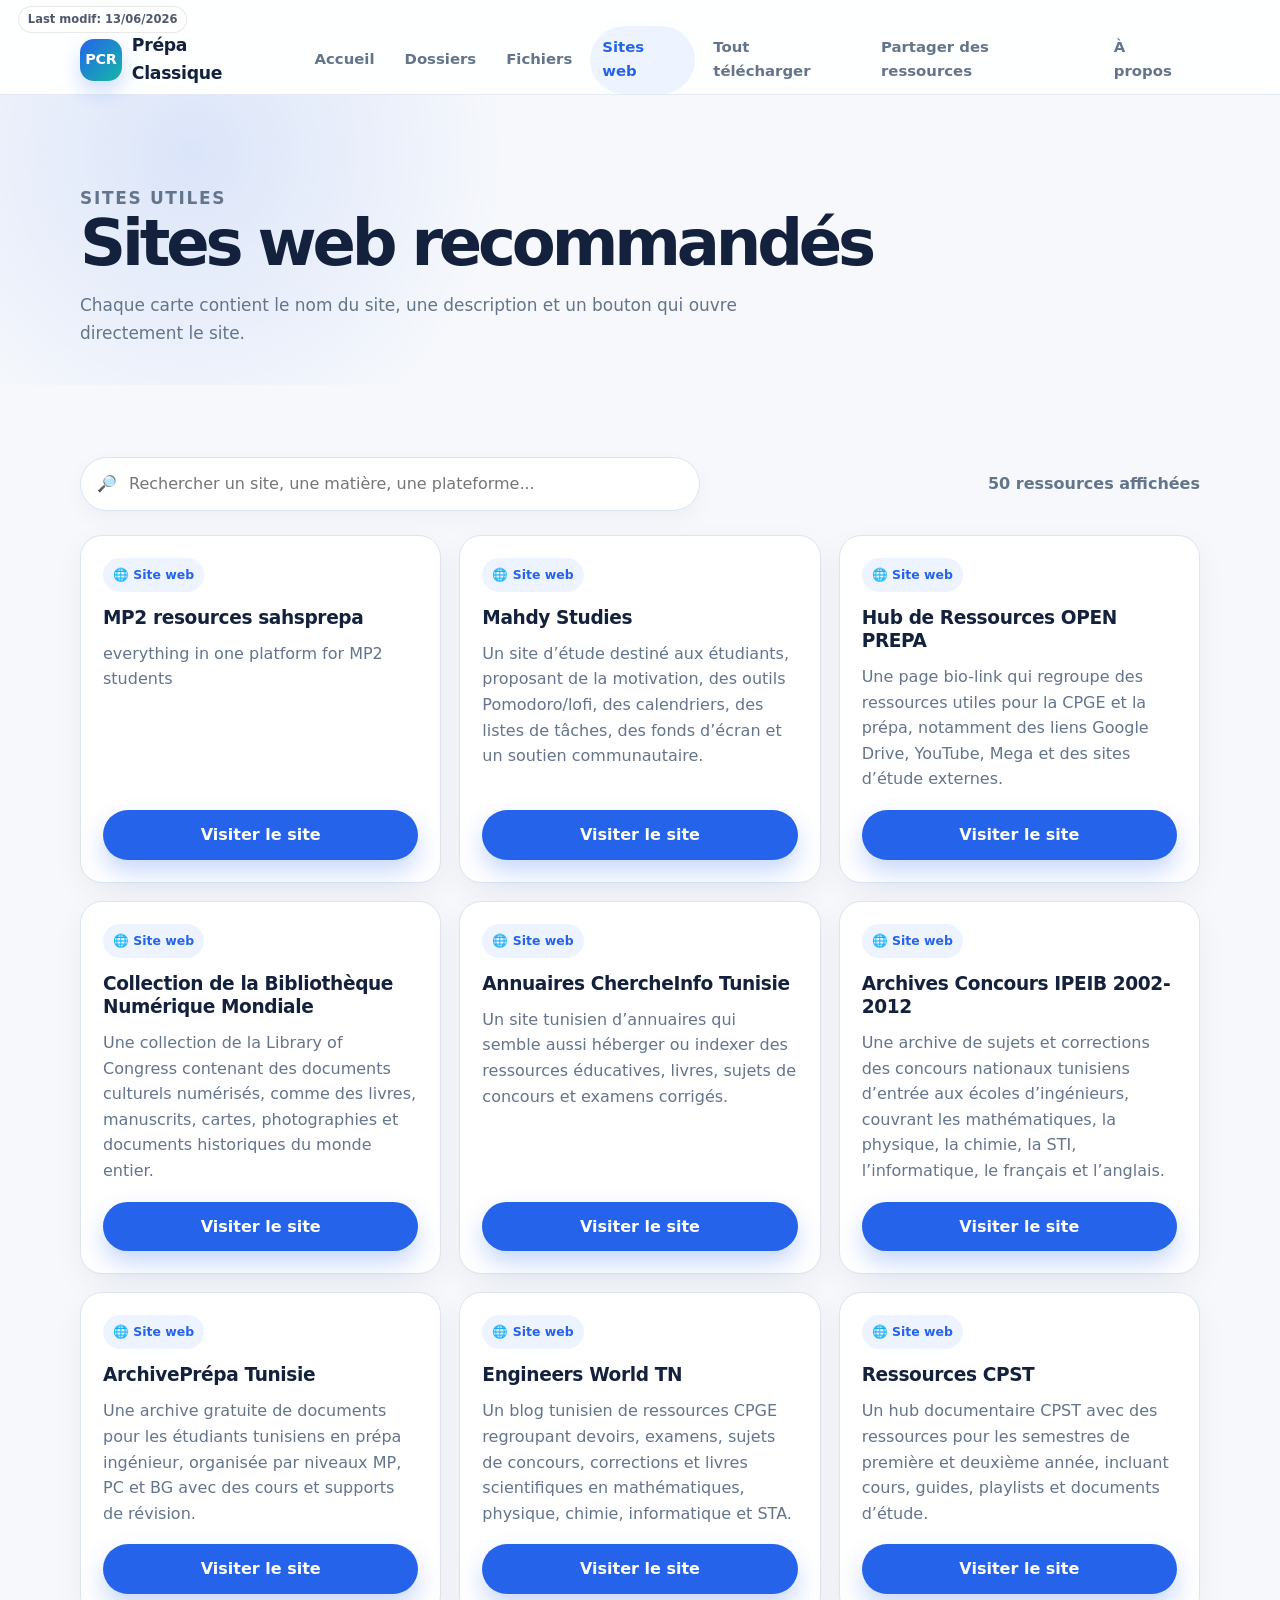
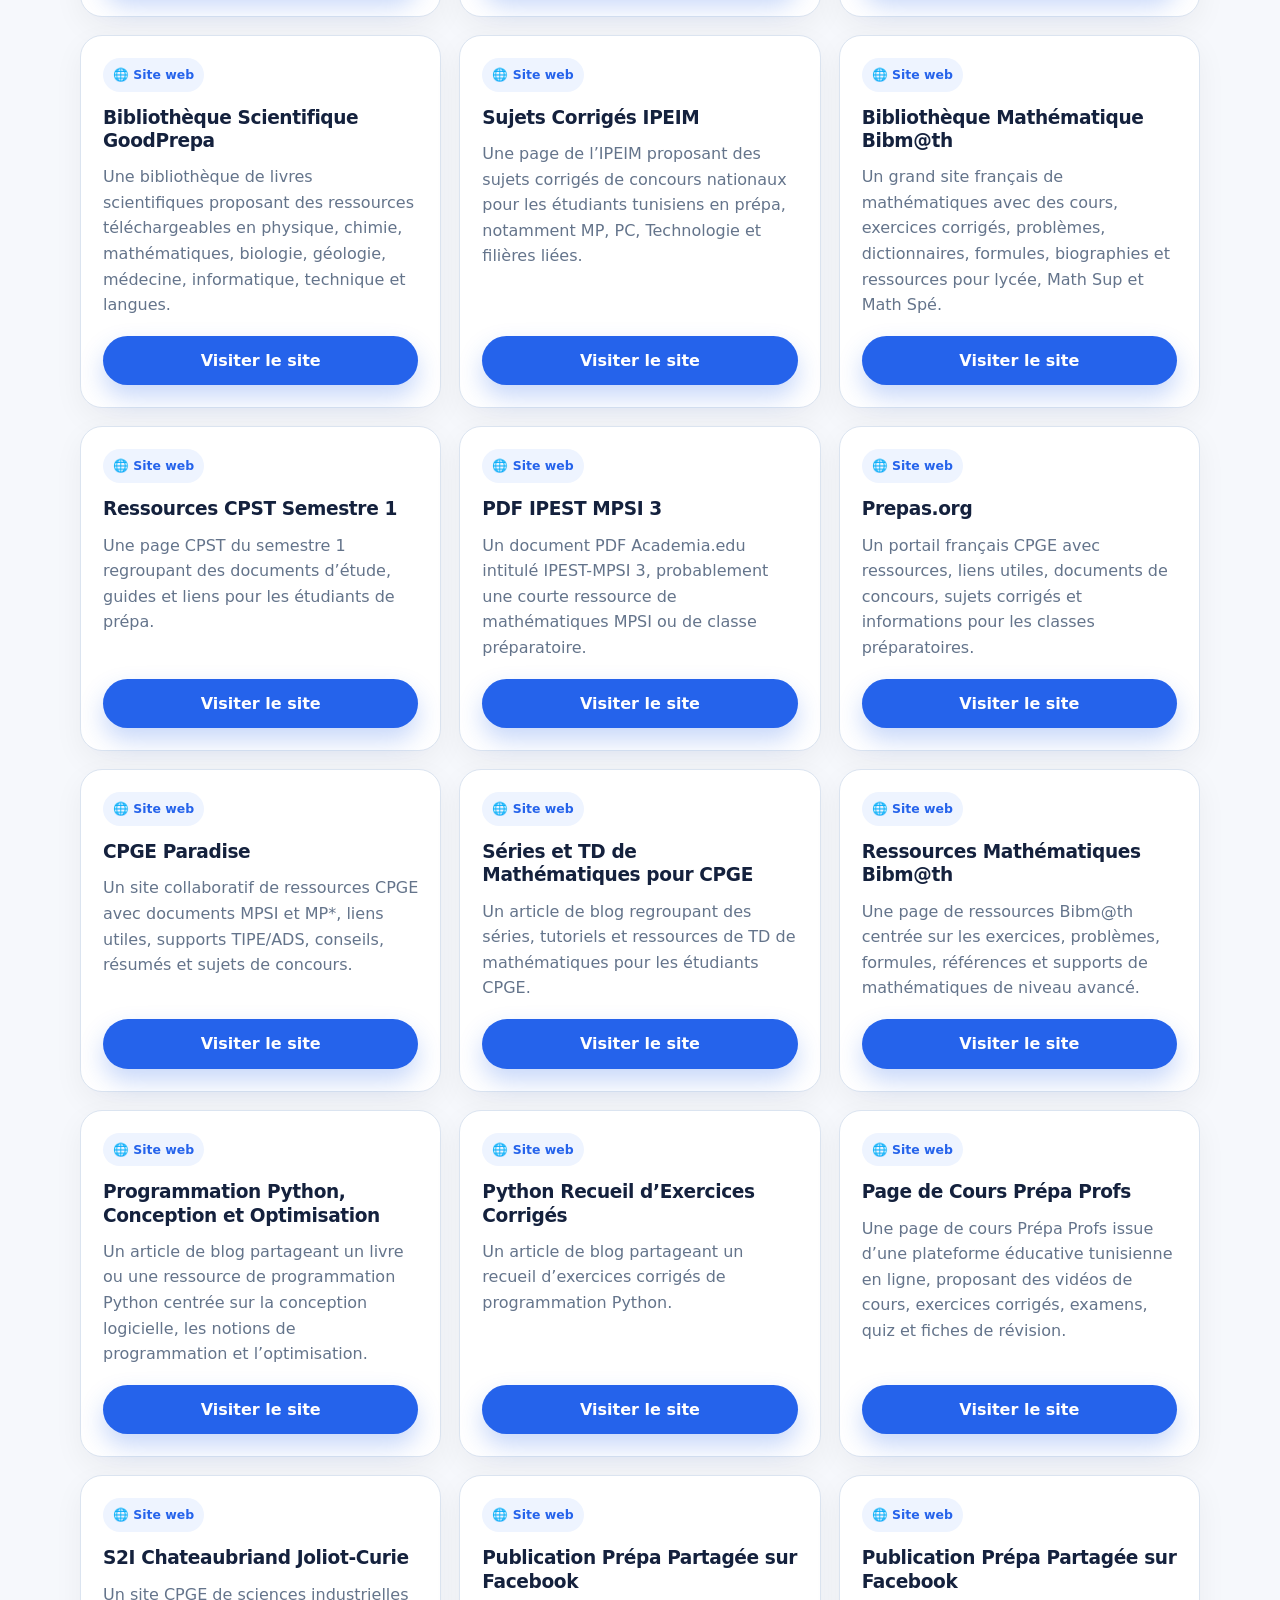
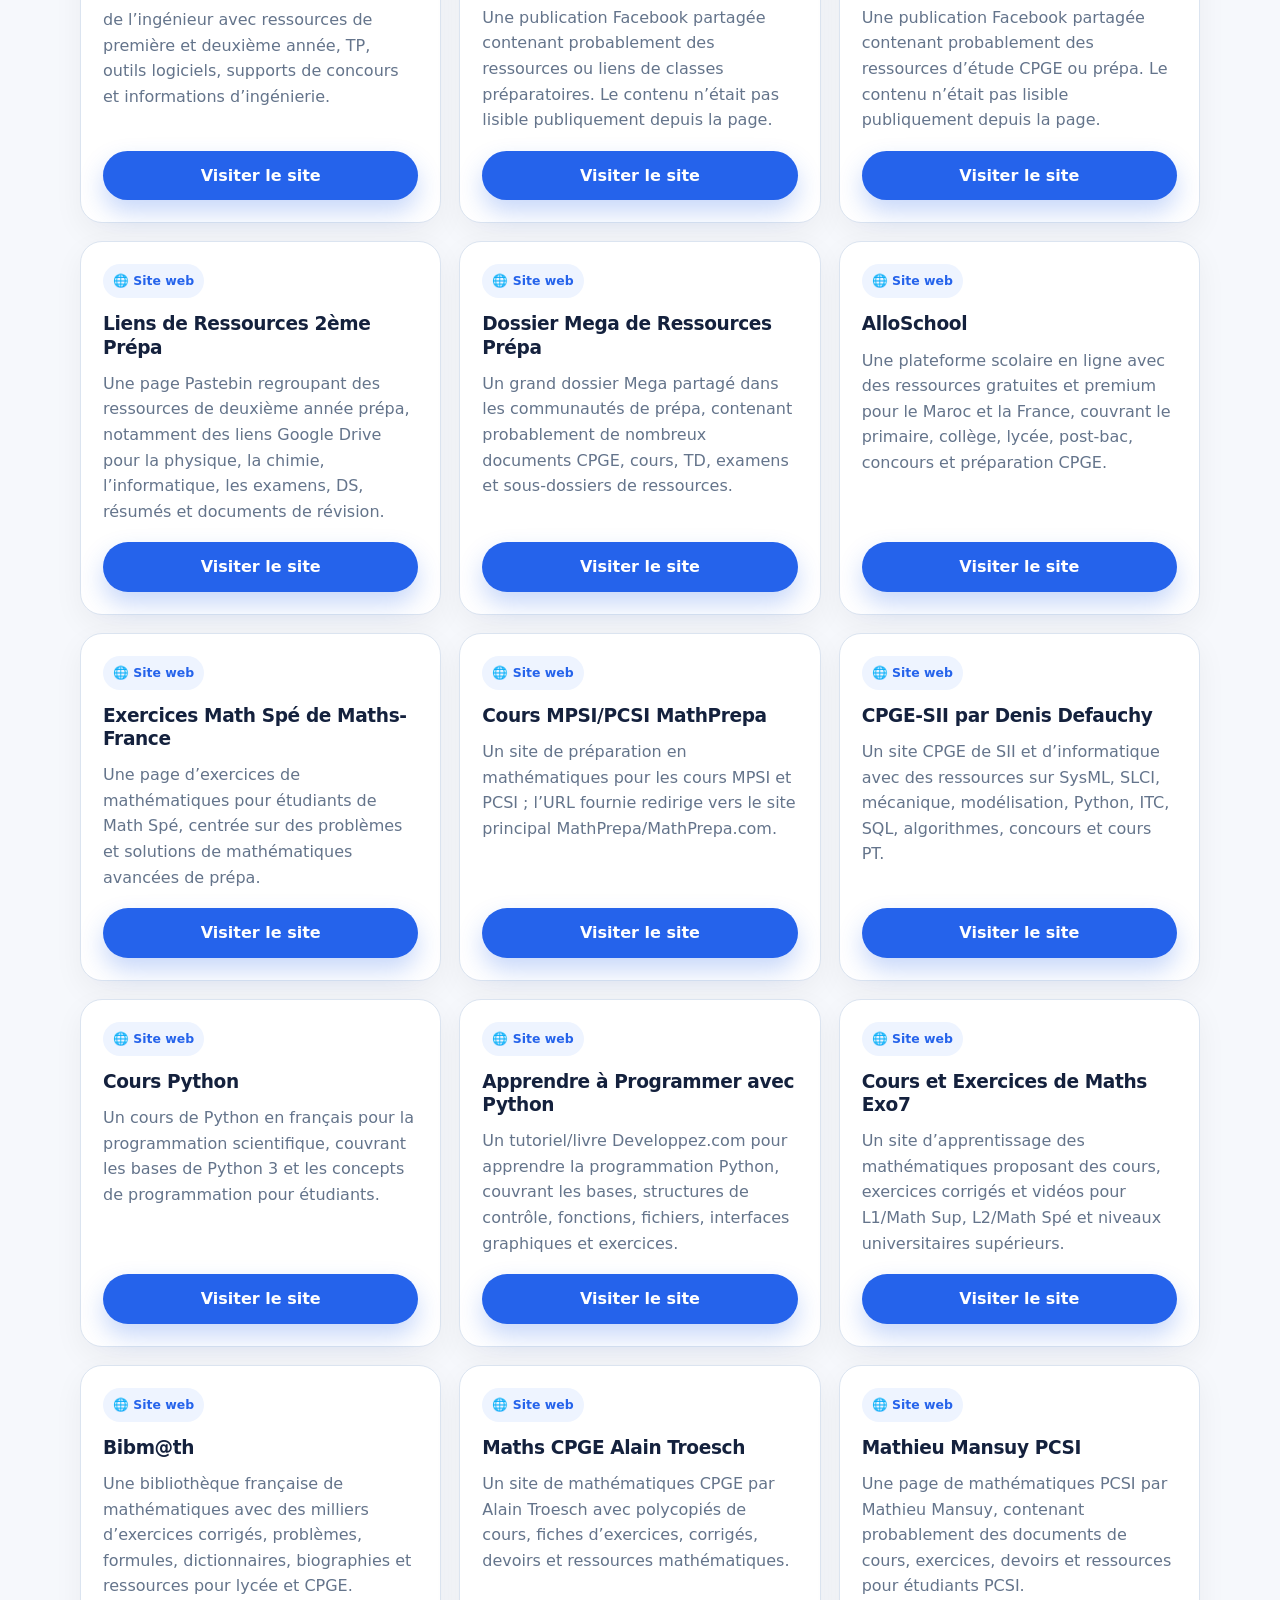
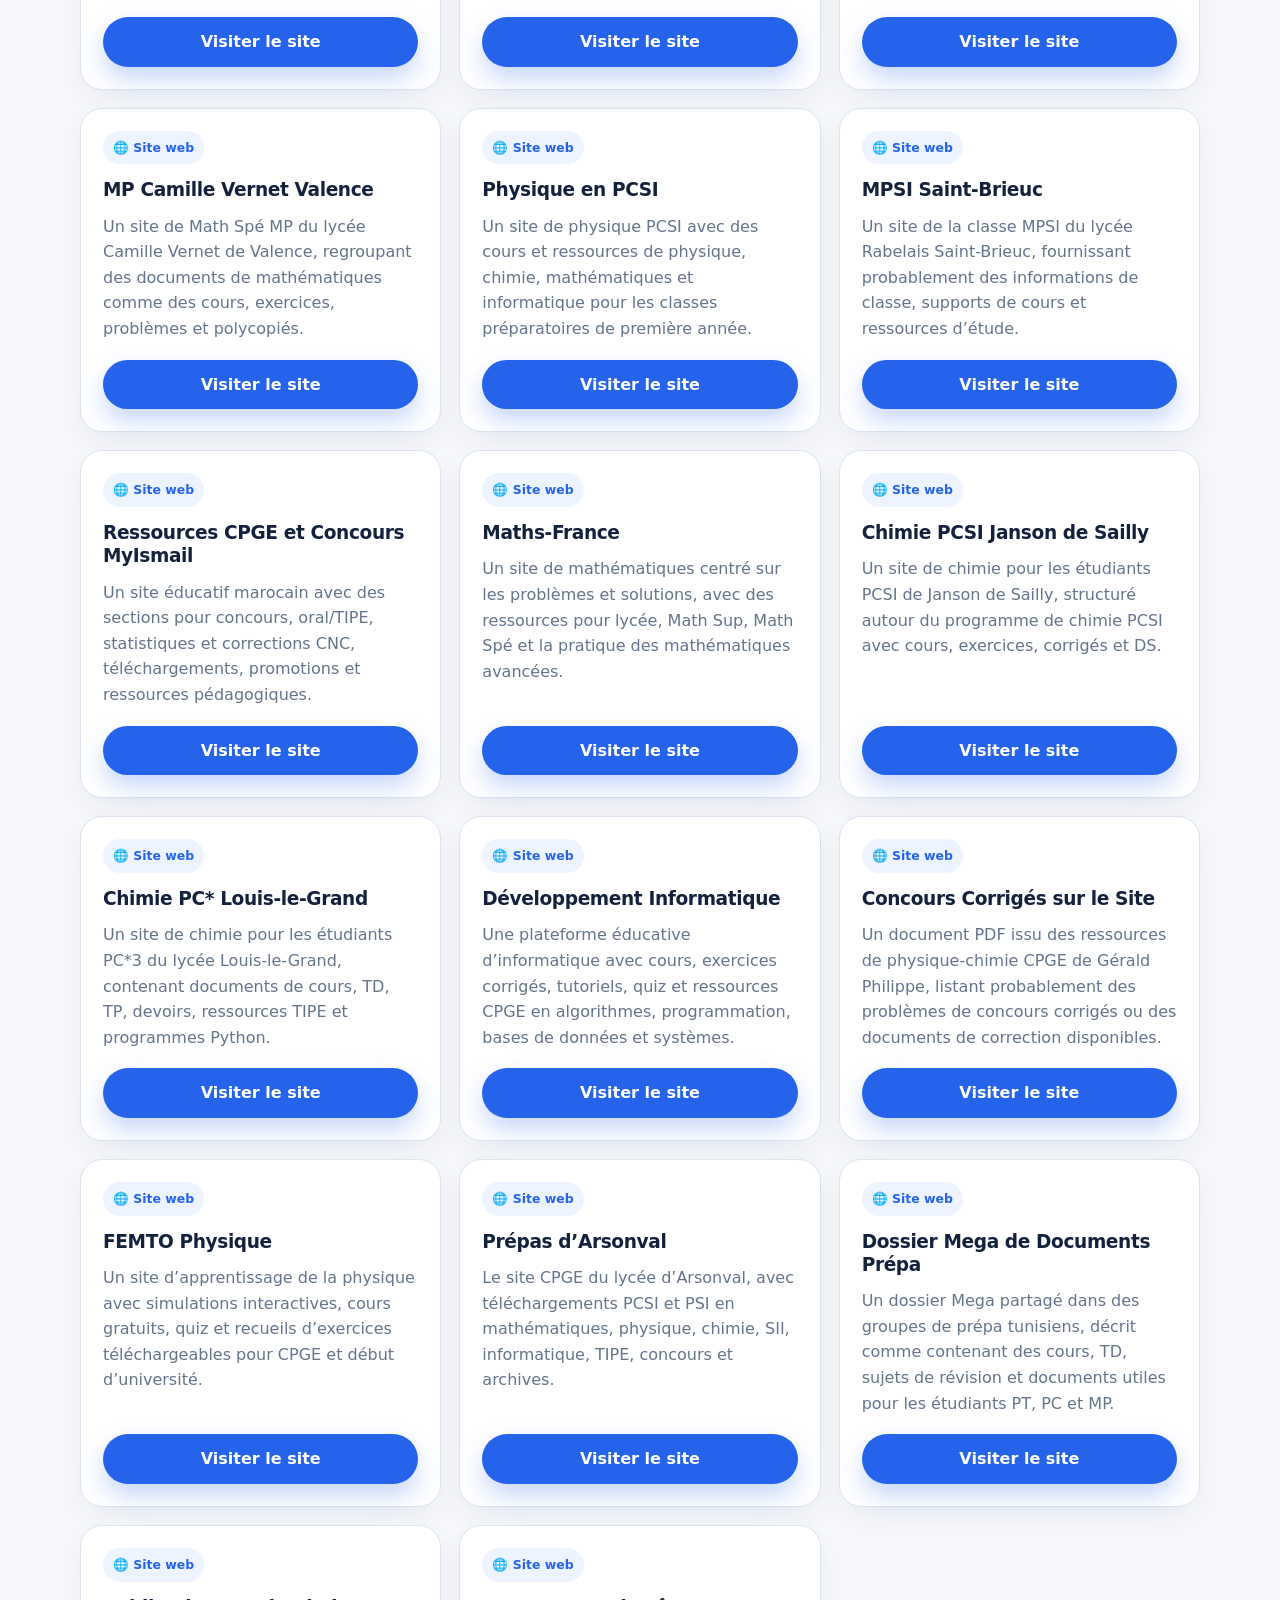
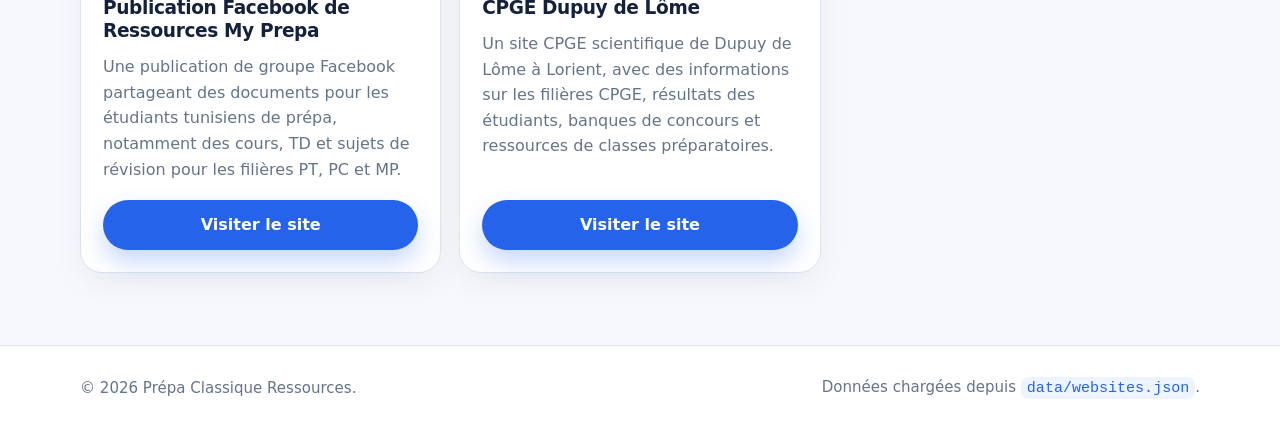
<file: prepa-ressources-site/websites.html>
<!DOCTYPE html>
<html lang="fr">

<head>
  <meta charset="UTF-8" />
  <meta name="viewport" content="width=device-width, initial-scale=1.0" />
  <meta name="description" content="Liste des sites web utiles de Prépa Classique Ressources." />
  <title>Sites web | Prépa Classique Ressources</title>
  <link rel="stylesheet" href="style.css" />
</head>

<body data-page="websites">
  <header class="site-header">
    <nav class="navbar container" aria-label="Navigation principale">
      <a class="brand" href="index.html"><span class="brand-mark">PCR</span><span class="brand-text">Prépa
          Classique</span></a>
      <span id="last-modif-date" class="last-modif-date">
        Last modif: ...
      </span>
      <button class="nav-toggle" type="button" aria-label="Ouvrir le menu" aria-expanded="false">☰</button>
      <div class="nav-links" id="navLinks">
        <a href="index.html" data-nav="home">Accueil</a>
        <a href="folders.html" data-nav="folders">Dossiers</a>
        <a href="files.html" data-nav="files">Fichiers</a>
        <a href="websites.html" data-nav="websites">Sites web</a>
        <a href="downloadAll.html" data-nav="downloadAll">Tout télécharger</a>
        <a href="collaborate.html" data-nav="collaborate">Partager des ressources</a>
        <a href="about.html" data-nav="about">À propos</a>
      </div>
    </nav>
  </header>

  <main class="page-main">
    <section class="page-hero section">
      <div class="container">
        <p class="eyebrow">Sites utiles</p>
        <h1>Sites web recommandés</h1>
        <p>Chaque carte contient le nom du site, une description et un bouton qui ouvre directement le site.</p>
      </div>
    </section>

    <section class="section">
      <div class="container">
        <div class="toolbar">
          <label class="search-box" for="resourceSearch">
            <span>🔎</span>
            <input id="resourceSearch" type="search" placeholder="Rechercher un site, une matière, une plateforme..."
              autocomplete="off" />
          </label>
          <p class="result-count" id="resultCount">Chargement...</p>
        </div>
        <div class="resources-grid" id="resourcesGrid"></div>
        <p class="empty-state hidden" id="emptyState">Aucune ressource trouvée.</p>
      </div>
    </section>
  </main>

  <footer class="site-footer">
    <div class="container footer-content">
      <p>© <span id="year"></span> Prépa Classique Ressources.</p>
      <p>Données chargées depuis <code>data/websites.json</code>.</p>
    </div>
  </footer>

  <script src="script.js"></script>
</body>

</html>
</file>
<file: prepa-ressources-site/style.css>
:root {
  --bg: #f6f8fc;
  --surface: #ffffff;
  --surface-soft: #eef4ff;
  --text: #14213d;
  --muted: #64748b;
  --primary: #2563eb;
  --primary-dark: #1d4ed8;
  --border: #dbe4f0;
  --shadow: 0 18px 45px rgba(15, 23, 42, 0.08);
  --radius: 22px;
}

* {
  box-sizing: border-box;
}

html {
  scroll-behavior: smooth;
}

body {
  margin: 0;
  font-family: system-ui, -apple-system, BlinkMacSystemFont, "Segoe UI", sans-serif;
  color: var(--text);
  background: var(--bg);
  line-height: 1.6;
}

a {
  color: inherit;
  text-decoration: none;
}

button,
input {
  font: inherit;
}

.container {
  width: min(1120px, calc(100% - 32px));
  margin: 0 auto;
}

.narrow {
  width: min(850px, calc(100% - 32px));
}

.section {
  padding: 72px 0;
}

.section-muted {
  background: var(--surface);
}

.site-header {
  position: sticky;
  top: 0;
  z-index: 50;
  background: rgba(255, 255, 255, 0.88);
  backdrop-filter: blur(18px);
  border-bottom: 1px solid rgba(219, 228, 240, 0.8);
}

.navbar {
  min-height: 74px;
  display: flex;
  align-items: center;
  justify-content: space-between;
  gap: 20px;
}

.brand {
  display: inline-flex;
  align-items: center;
  gap: 10px;
  font-weight: 800;
  letter-spacing: -0.02em;
}

.brand-mark {
  width: 42px;
  height: 42px;
  display: grid;
  place-items: center;
  color: #fff;
  background: linear-gradient(135deg, #2563eb, #14b8a6);
  border-radius: 14px;
  font-size: 0.9rem;
  box-shadow: 0 10px 20px rgba(37, 99, 235, 0.22);
}

.brand-text {
  font-size: 1.08rem;
}

.nav-links {
  display: flex;
  align-items: center;
  gap: 6px;
}

.nav-links a {
  color: var(--muted);
  padding: 10px 12px;
  border-radius: 999px;
  font-weight: 650;
  font-size: 0.93rem;
  transition: background 0.2s ease, color 0.2s ease, transform 0.2s ease;
}

.nav-links a:hover,
.nav-links a.active {
  color: var(--primary);
  background: var(--surface-soft);
}

.nav-toggle {
  display: none;
  width: 42px;
  height: 42px;
  border: 1px solid var(--border);
  background: var(--surface);
  border-radius: 12px;
  cursor: pointer;
}

.hero {
  min-height: calc(100vh - 74px);
  display: flex;
  align-items: center;
  background:
    radial-gradient(circle at 20% 20%, rgba(37, 99, 235, 0.16), transparent 32%),
    radial-gradient(circle at 85% 15%, rgba(20, 184, 166, 0.14), transparent 30%),
    var(--bg);
}

.hero-grid {
  display: grid;
  grid-template-columns: minmax(0, 1.15fr) minmax(320px, 0.85fr);
  gap: 42px;
  align-items: center;
}

.eyebrow {
  margin: 0 0 12px;
  color: var(--primary);
  font-weight: 800;
  text-transform: uppercase;
  letter-spacing: 0.1em;
  font-size: 0.78rem;
}

h1,
h2,
h3,
p {
  overflow-wrap: anywhere;
}

h1 {
  margin: 0;
  font-size: clamp(2.25rem, 6vw, 4.8rem);
  line-height: 0.98;
  letter-spacing: -0.065em;
}

h2 {
  margin: 0 0 14px;
  font-size: clamp(1.7rem, 3vw, 2.6rem);
  line-height: 1.1;
  letter-spacing: -0.035em;
}

h3 {
  margin: 0 0 10px;
  font-size: 1.2rem;
  letter-spacing: -0.02em;
}

.hero-text,
.section-heading p,
.page-hero p,
.content-card p,
.placeholder-card p {
  color: var(--muted);
  font-size: 1.06rem;
}

.hero-text {
  max-width: 620px;
  margin: 24px 0 0;
}

.hero-actions {
  display: flex;
  flex-wrap: wrap;
  gap: 12px;
  margin-top: 32px;
}

.btn {
  display: inline-flex;
  align-items: center;
  justify-content: center;
  min-height: 46px;
  padding: 12px 18px;
  border-radius: 999px;
  font-weight: 800;
  transition: transform 0.2s ease, box-shadow 0.2s ease, background 0.2s ease;
}

.btn:hover {
  transform: translateY(-2px);
}

.btn-primary {
  color: #fff;
  background: var(--primary);
  box-shadow: 0 12px 25px rgba(37, 99, 235, 0.25);
}

.btn-primary:hover {
  background: var(--primary-dark);
}

.btn-secondary {
  color: var(--primary);
  background: var(--surface);
  border: 1px solid var(--border);
}

.hero-card,
.placeholder-card,
.content-card {
  background: rgba(255, 255, 255, 0.88);
  border: 1px solid rgba(219, 228, 240, 0.9);
  border-radius: var(--radius);
  box-shadow: var(--shadow);
}

.hero-card {
  padding: 26px;
}

.hero-card-header {
  display: flex;
  align-items: center;
  gap: 12px;
  margin-bottom: 20px;
  font-size: 1.05rem;
}

.hero-card-header span {
  width: 42px;
  height: 42px;
  display: grid;
  place-items: center;
  background: var(--surface-soft);
  border-radius: 14px;
}

.stats-grid {
  display: grid;
  grid-template-columns: repeat(3, 1fr);
  gap: 12px;
}

.stat-card {
  padding: 18px 12px;
  text-align: center;
  background: var(--bg);
  border-radius: 18px;
  border: 1px solid var(--border);
}

.stat-card span {
  display: block;
  color: var(--primary);
  font-size: 2rem;
  line-height: 1;
  font-weight: 900;
}

.stat-card p {
  margin: 8px 0 0;
  color: var(--muted);
  font-size: 0.9rem;
  font-weight: 650;
}

.skeleton {
  opacity: 0.75;
}

.section-heading {
  max-width: 690px;
  margin-bottom: 28px;
}

.category-grid,
.resources-grid {
  display: grid;
  grid-template-columns: repeat(3, minmax(0, 1fr));
  gap: 18px;
}

.category-card,
.resource-card,
.download-card {
  background: var(--surface);
  border: 1px solid var(--border);
  border-radius: var(--radius);
  box-shadow: 0 10px 30px rgba(15, 23, 42, 0.05);
}

.category-card {
  padding: 26px;
  transition: transform 0.2s ease, box-shadow 0.2s ease, border-color 0.2s ease;
}

.category-card:hover {
  transform: translateY(-4px);
  border-color: rgba(37, 99, 235, 0.35);
  box-shadow: var(--shadow);
}

.category-icon {
  width: 52px;
  height: 52px;
  display: grid;
  place-items: center;
  margin-bottom: 18px;
  background: var(--surface-soft);
  border-radius: 18px;
  font-size: 1.4rem;
}

.category-card p,
.resource-card p,
.download-card p {
  margin: 0;
  color: var(--muted);
}

.page-main {
  min-height: calc(100vh - 74px);
}

.page-hero {
  padding-bottom: 38px;
  background:
    radial-gradient(circle at 15% 20%, rgba(37, 99, 235, 0.13), transparent 28%),
    var(--bg);
}

.page-hero h1 {
  font-size: clamp(2.2rem, 5vw, 4rem);
}

.page-hero p {
  max-width: 760px;
  margin: 18px 0 0;
}

.toolbar {
  display: flex;
  align-items: center;
  justify-content: space-between;
  gap: 18px;
  margin-bottom: 24px;
}

.search-box {
  width: min(620px, 100%);
  min-height: 54px;
  display: flex;
  align-items: center;
  gap: 10px;
  padding: 0 16px;
  background: var(--surface);
  border: 1px solid var(--border);
  border-radius: 999px;
  box-shadow: 0 8px 22px rgba(15, 23, 42, 0.04);
}

.search-box input {
  width: 100%;
  border: 0;
  outline: 0;
  background: transparent;
  color: var(--text);
}

.result-count {
  margin: 0;
  color: var(--muted);
  font-weight: 750;
  white-space: nowrap;
}

.resource-card {
  display: flex;
  min-height: 270px;
  flex-direction: column;
  padding: 22px;
}

.resource-top {
  display: flex;
  align-items: center;
  justify-content: space-between;
  gap: 12px;
  margin-bottom: 14px;
}

.resource-badge {
  display: inline-flex;
  align-items: center;
  gap: 7px;
  color: var(--primary);
  background: var(--surface-soft);
  border-radius: 999px;
  padding: 7px 10px;
  font-size: 0.78rem;
  font-weight: 850;
}

.resource-card h2 {
  margin: 0 0 12px;
  font-size: 1.16rem;
  line-height: 1.25;
  letter-spacing: -0.02em;
}

.resource-description {
  flex: 1;
  margin-bottom: 18px !important;
}

.owner-line {
  margin: 0 0 16px;
  color: var(--muted);
  font-size: 0.92rem;
}

.owner-line strong {
  color: var(--text);
}

.resource-link {
  width: 100%;
  margin-top: auto;
}

.empty-state {
  padding: 24px;
  text-align: center;
  color: var(--muted);
  background: var(--surface);
  border: 1px dashed var(--border);
  border-radius: var(--radius);
}

.hidden {
  display: none !important;
}

.download-list {
  display: grid;
  gap: 16px;
}

.download-card {
  display: flex;
  align-items: center;
  gap: 18px;
  padding: 22px;
  transition: transform 0.2s ease, border-color 0.2s ease;
}

.download-card:hover {
  transform: translateY(-3px);
  border-color: rgba(37, 99, 235, 0.35);
}

.download-card span {
  width: 54px;
  height: 54px;
  display: grid;
  place-items: center;
  background: var(--surface-soft);
  border-radius: 18px;
  font-size: 1.4rem;
  flex: 0 0 auto;
}

.download-card h2 {
  margin: 0 0 6px;
  font-size: 1.2rem;
}

.placeholder-card,
.content-card {
  padding: 34px;
}

.placeholder-card {
  text-align: center;
}

.placeholder-icon {
  display: inline-grid;
  place-items: center;
  min-width: 68px;
  height: 68px;
  margin-bottom: 18px;
  padding: 0 16px;
  color: var(--primary);
  background: var(--surface-soft);
  border-radius: 22px;
  font-weight: 900;
  font-size: 1.5rem;
}

.content-card h2:not(:first-child) {
  margin-top: 28px;
}

.site-footer {
  border-top: 1px solid var(--border);
  background: var(--surface);
}

.footer-content {
  min-height: 84px;
  display: flex;
  align-items: center;
  justify-content: space-between;
  gap: 16px;
  color: var(--muted);
  font-size: 0.94rem;
}

.footer-content p {
  margin: 0;
}

code {
  color: var(--primary);
  background: var(--surface-soft);
  border-radius: 8px;
  padding: 2px 6px;
}

.not-found {
  min-height: 100vh;
  display: flex;
  align-items: center;
}

@media (max-width: 960px) {

  .hero-grid,
  .category-grid,
  .resources-grid {
    grid-template-columns: 1fr 1fr;
  }

  .hero-grid {
    gap: 28px;
  }

  .nav-toggle {
    display: inline-grid;
    place-items: center;
  }

  .nav-links {
    position: absolute;
    top: 74px;
    left: 16px;
    right: 16px;
    display: none;
    flex-direction: column;
    align-items: stretch;
    padding: 14px;
    background: var(--surface);
    border: 1px solid var(--border);
    border-radius: 18px;
    box-shadow: var(--shadow);
  }

  .nav-links.open {
    display: flex;
  }

  .nav-links a {
    border-radius: 12px;
  }
}

@media (max-width: 720px) {
  .section {
    padding: 52px 0;
  }

  .hero {
    min-height: auto;
  }

  .hero-grid,
  .category-grid,
  .resources-grid,
  .stats-grid {
    grid-template-columns: 1fr;
  }

  .toolbar {
    flex-direction: column;
    align-items: stretch;
  }

  .result-count {
    white-space: normal;
  }

  .footer-content {
    flex-direction: column;
    align-items: flex-start;
    justify-content: center;
    padding: 20px 0;
  }

  .download-card {
    align-items: flex-start;
  }
}

.download-button {
  width: 100%;
  color: inherit;
  text-align: left;
  cursor: pointer;
}

.download-button:focus-visible {
  outline: 3px solid rgba(37, 99, 235, 0.35);
  outline-offset: 3px;
}

.two-actions {
  grid-template-columns: 1fr;
}


.site-header {
  position: relative;
}

.last-modif-date {
  position: absolute;
  top: 6px;
  left: 18px;
  z-index: 10;

  font-size: 0.72rem;
  font-weight: 600;
  opacity: 0.75;
  white-space: nowrap;

  padding: 0.2rem 0.55rem;
  border-radius: 999px;
  border: 1px solid rgba(120, 120, 120, 0.22);
  background: rgba(255, 255, 255, 0.75);
  backdrop-filter: blur(8px);
}

.navbar {
  padding-top: 26px;
}

@media (max-width: 768px) {
  .last-modif-date {
    position: static;
    display: block;
    width: fit-content;
    margin: 0.5rem auto 0;
    text-align: center;
  }

  .navbar {
    padding-top: 0;
  }
}
</file>
